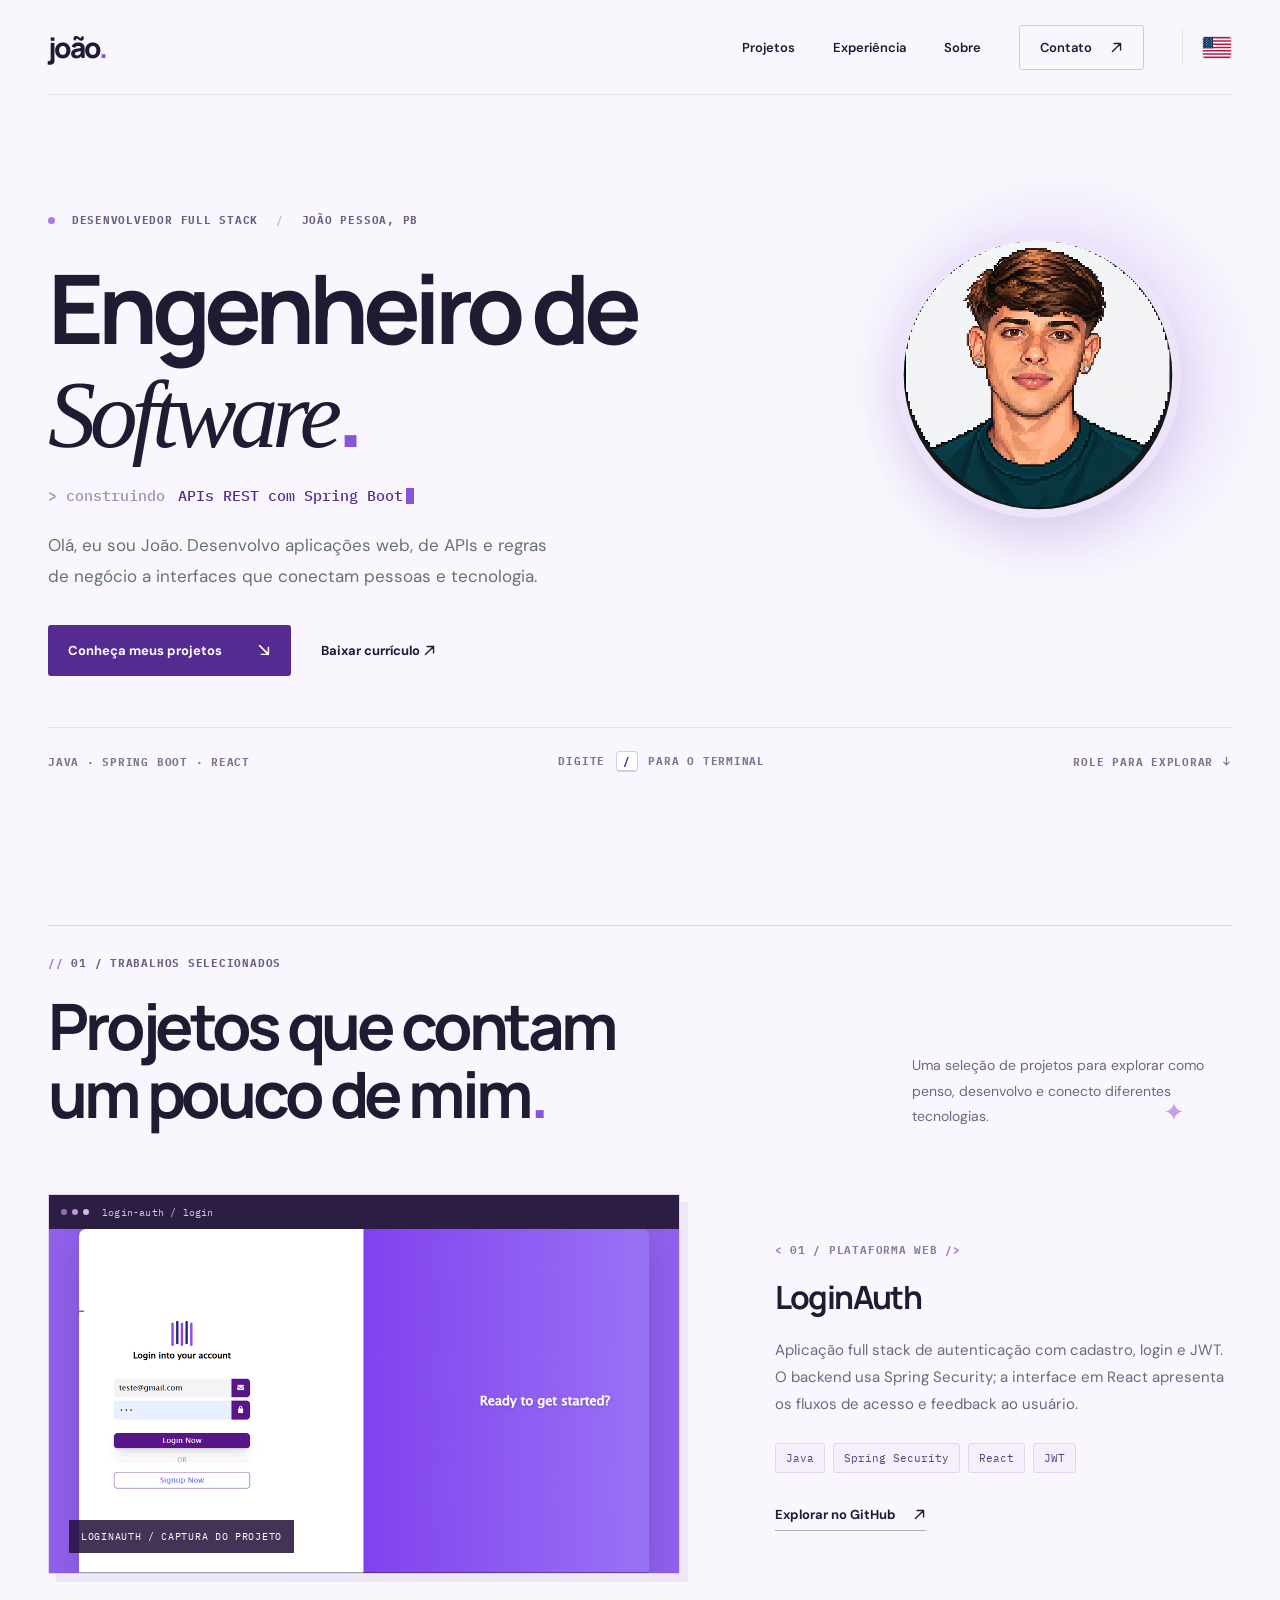
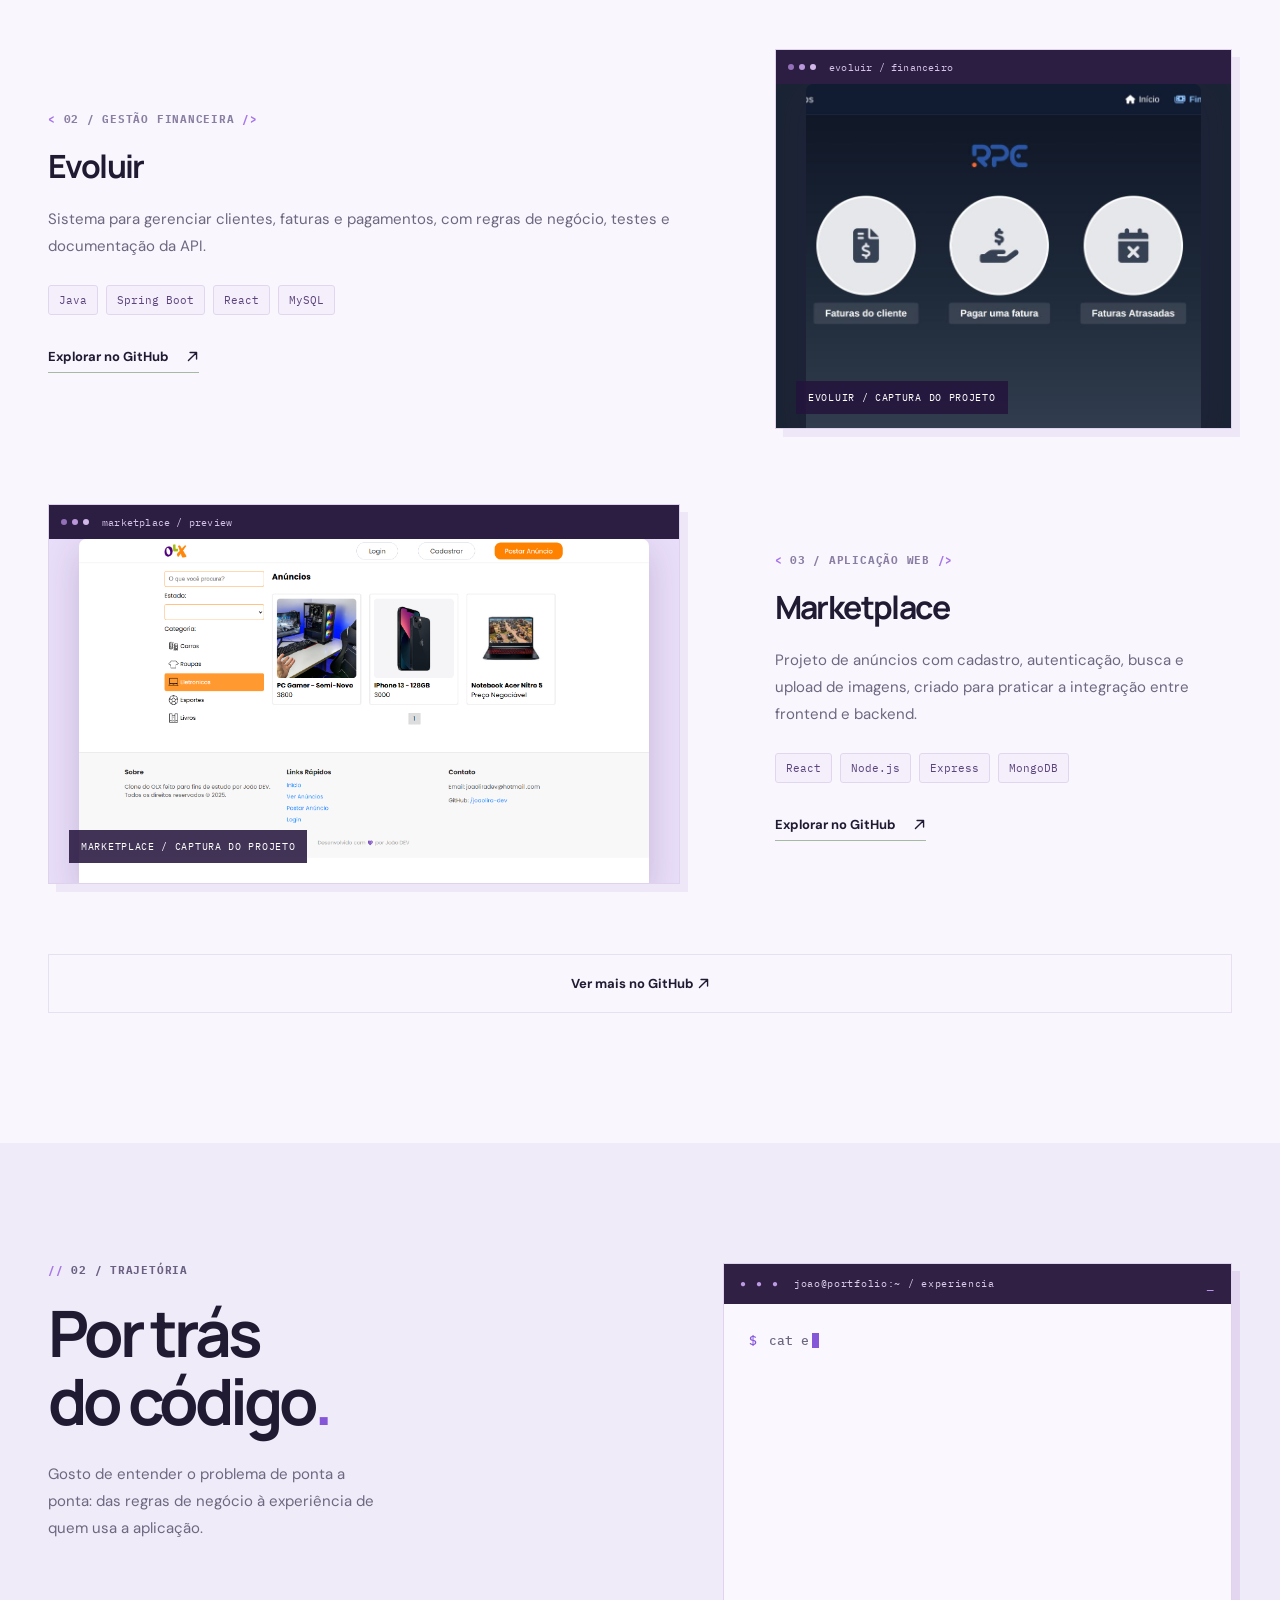
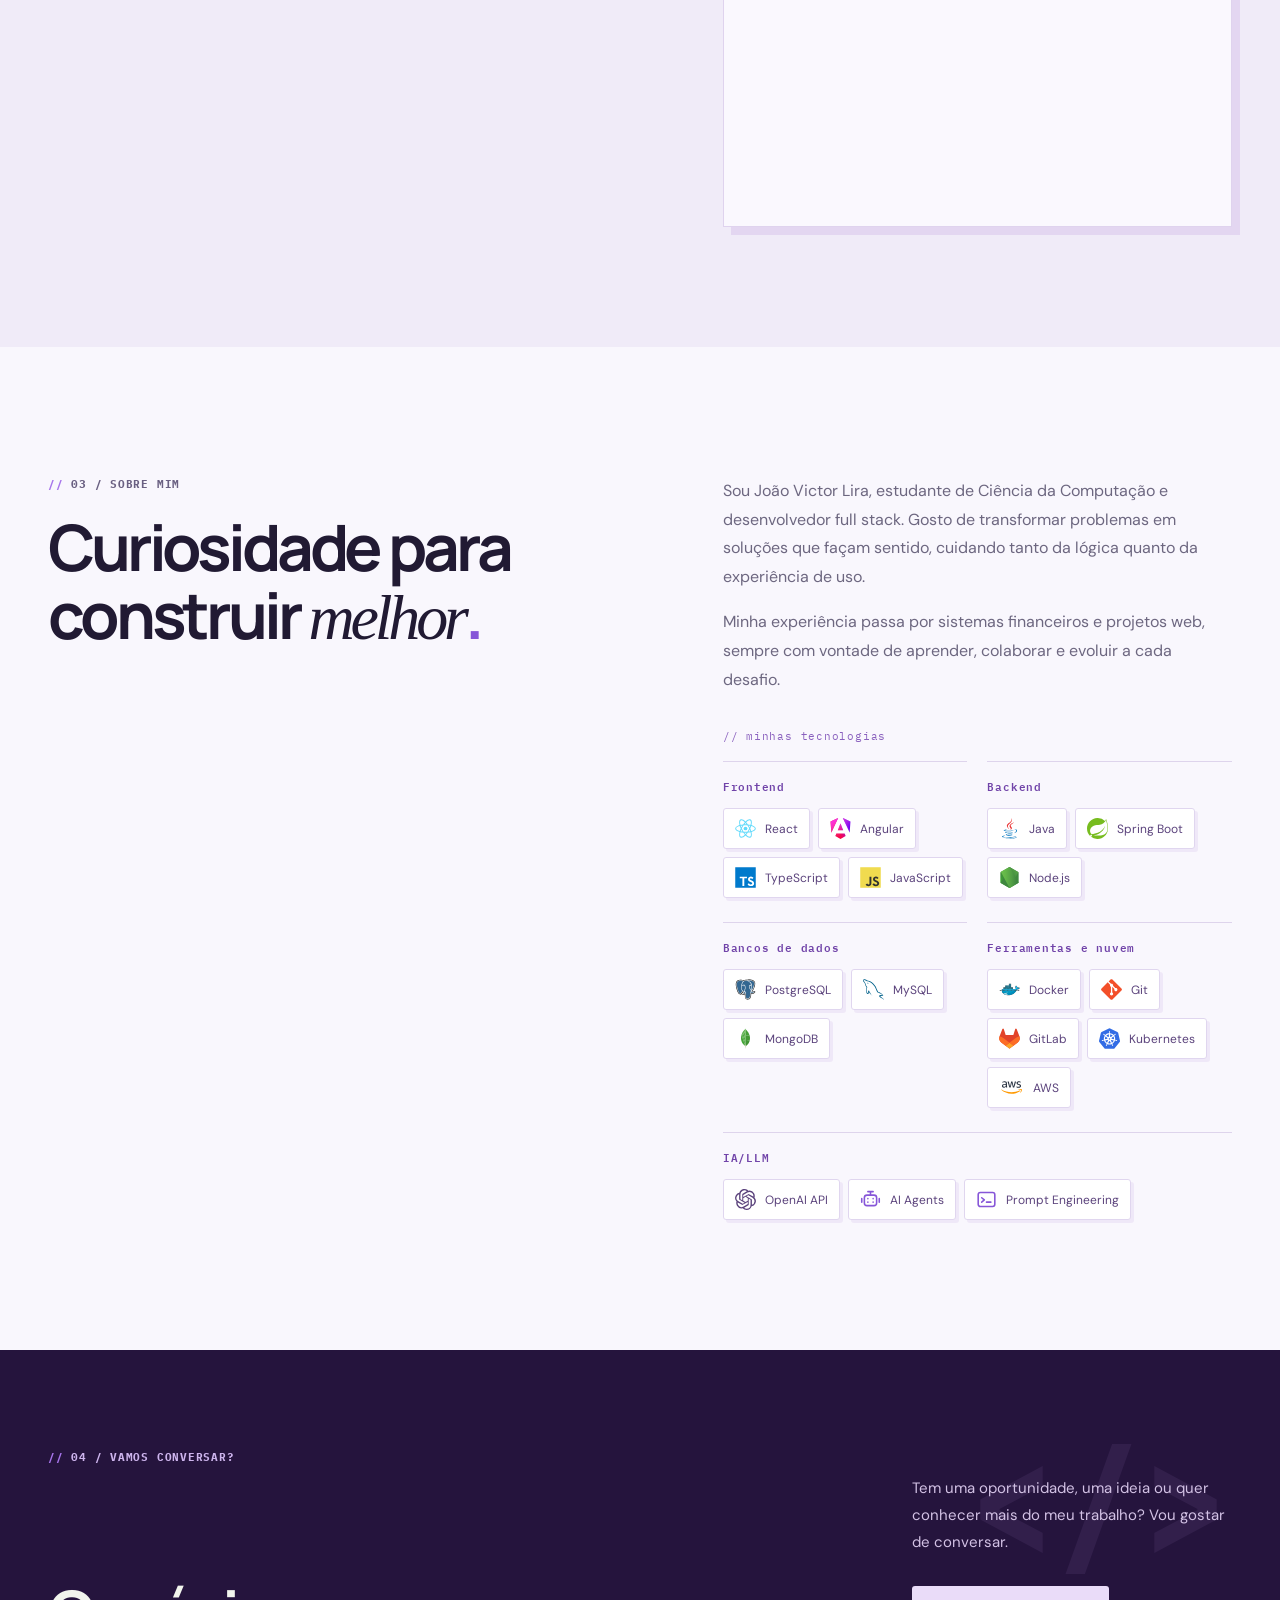
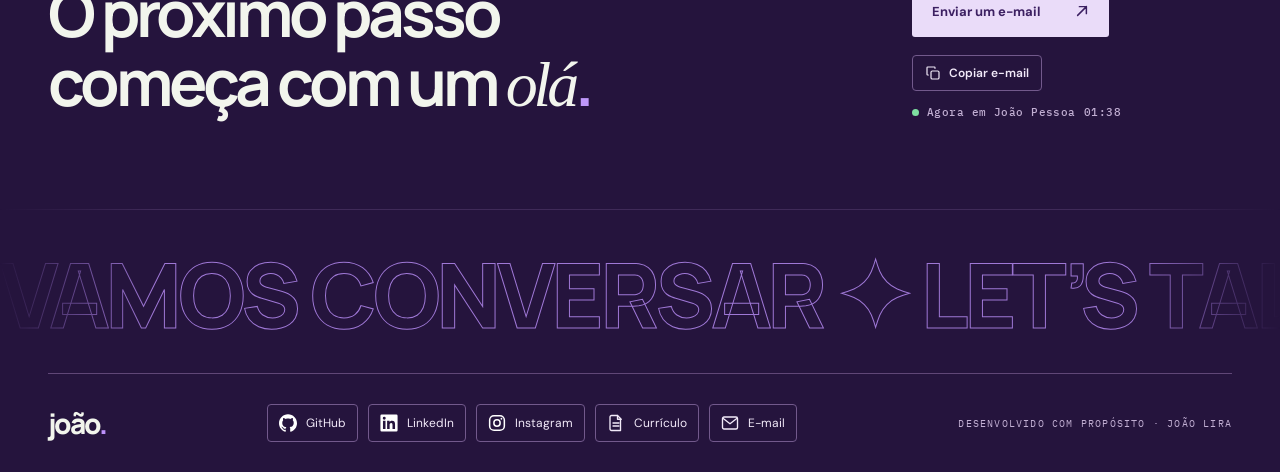
<file: site/index.html>
<!doctype html>
<html lang="pt-BR">
  <head>
    <meta charset="utf-8" />
    <meta name="viewport" content="width=device-width,initial-scale=1" />
    <meta
      name="description"
      content="Portfólio de João Lira, engenheiro de software com experiência em Java, Spring Boot e React."
    />
    <title>João Lira — Engenheiro de Software</title>
    <link rel="icon" href="favicon.ico" sizes="any" />
    <link rel="icon" type="image/svg+xml" href="favicon.svg" />
    <link rel="icon" type="image/png" sizes="32x32" href="favicon-32.png" />
    <link rel="apple-touch-icon" href="apple-touch-icon.png" />
    <link rel="preconnect" href="https://fonts.googleapis.com" />
    <link rel="preconnect" href="https://fonts.gstatic.com" crossorigin />
    <link
      rel="stylesheet"
      href="https://fonts.googleapis.com/css2?family=DM+Sans:wght@400;500;600;700&family=IBM+Plex+Mono:wght@400;500;600&family=Manrope:wght@400;500;600;700;800&display=swap"
    />
    <link rel="stylesheet" href="style.css" />
    <meta name="theme-color" content="#25143d" />
    <script src="motion.js" defer></script>
  </head>
  <body>
    <a class="skip" href="#conteudo">Pular para o conteúdo</a>
    <div class="scroll-progress" aria-hidden="true"></div>
    <div class="header-bar">
    <header class="header wrap">
      <a class="logo" href="#inicio" aria-label="João Lira, início"
        >joão<span>.</span></a
      >
      <button class="menu-toggle" type="button" aria-expanded="false" aria-controls="menu" aria-label="Abrir menu">
        <span></span><span></span>
      </button>
      <nav id="menu" aria-label="Navegação principal">
        <a href="#projetos">Projetos</a><a href="#experiencia">Experiência</a
        ><a href="#sobre">Sobre</a
        ><a class="nav-contact" href="#contato"
          >Contato
          <span
            ><svg
              class="ui-arrow"
              aria-hidden="true"
              viewBox="0 0 16 16"
              fill="none"
              xmlns="http://www.w3.org/2000/svg"
            >
              <path
                d="M3 13 13 3M5 3h8v8"
                stroke="currentColor"
                stroke-width="1.7"
                stroke-linecap="round"
                stroke-linejoin="round"
              /></svg></span></a
        ><a
          class="language"
          href="en.html"
          lang="en"
          aria-label="Mudar para inglês"
          ><img src="assets/flag-us.png" width="28" height="21" alt="" />
          <span class="sr-only">English</span></a
        >
      </nav>
    </header>
    </div>
    <main id="conteudo">
      <section id="inicio" class="hero wrap">
        <div class="hero-glow" aria-hidden="true"></div>
        <div class="hero-main">
          <p class="eyebrow">
            <span class="dot"></span> DESENVOLVEDOR FULL STACK
            <span class="slash">/</span> JOÃO PESSOA, PB
          </p>
          <h1>
            Engenheiro de<br /><em data-scramble>Software</em><span class="period"
              >.</span
            >
          </h1>
          <p class="rotator" aria-hidden="true">
            <span class="rotator-prompt">&gt; construindo</span>
            <span class="rotator-word" data-words="APIs REST com Spring Boot|Interfaces em React|Regras de negócio|Integrações com IA">APIs REST com Spring Boot</span><span class="caret"></span>
          </p>
          <p class="intro">
            Olá, eu sou João. Desenvolvo aplicações web, de APIs e regras de
            negócio a interfaces que conectam pessoas e tecnologia.
          </p>
          <div class="actions">
            <a class="button primary" href="#projetos"
              >Conheça meus projetos
              <span
                ><svg
                  class="ui-arrow"
                  aria-hidden="true"
                  viewBox="0 0 16 16"
                  fill="none"
                  xmlns="http://www.w3.org/2000/svg"
                >
                  <path
                    d="m3 3 10 10M13 5v8H5"
                    stroke="currentColor"
                    stroke-width="1.7"
                    stroke-linecap="round"
                    stroke-linejoin="round"
                  /></svg></span></a
            ><a
              class="text-link"
              href="curriculo.pdf"
              target="_blank"
              rel="noopener"
              >Baixar currículo
              <span
                ><svg
                  class="ui-arrow"
                  aria-hidden="true"
                  viewBox="0 0 16 16"
                  fill="none"
                  xmlns="http://www.w3.org/2000/svg"
                >
                  <path
                    d="M3 13 13 3M5 3h8v8"
                    stroke="currentColor"
                    stroke-width="1.7"
                    stroke-linecap="round"
                    stroke-linejoin="round"
                  /></svg></span
            ></a>
          </div>
        </div>
        <div class="portrait">
          <img
            src="assets/perfil-avatar.png"
            alt="Ilustração de João Victor Lira"
          />
        </div>
        <div class="hero-bottom">
          <span>JAVA · SPRING BOOT · REACT</span
          ><button class="cmdk-hint" type="button" aria-label="Abrir terminal de comandos">
            DIGITE <kbd>/</kbd> PARA O TERMINAL</button
          ><span
            >ROLE PARA EXPLORAR
            <svg
              class="ui-arrow"
              aria-hidden="true"
              viewBox="0 0 16 16"
              fill="none"
              xmlns="http://www.w3.org/2000/svg"
            >
              <path
                d="M8 2v11m-4-4 4 4 4-4"
                stroke="currentColor"
                stroke-width="1.7"
                stroke-linecap="round"
                stroke-linejoin="round"
              /></svg
          ></span>
        </div>
      </section>
      <section id="projetos" class="projects section wrap">
        <div class="section-heading">
          <div>
            <p class="eyebrow">01 / TRABALHOS SELECIONADOS</p>
            <h2>
              Projetos que contam<br />um pouco de mim<span class="period"
                >.</span
              >
            </h2>
          </div>
          <p>
            Uma seleção de projetos para explorar como penso, desenvolvo e
            conecto diferentes tecnologias.
          </p>
        </div>
        <div class="project-list">
          <article data-tech="java spring react jwt" class="project">
            <div class="project-art screenshot-art login-auth-shot">
              <div class="window-bar" aria-hidden="true">
                <span></span><span></span><span></span
                ><small>login-auth / login</small>
              </div>
              <img
                src="assets/login-auth-screen.png"
                loading="lazy"
                alt="Captura da tela de login do projeto LoginAuth"
              /><span class="photo-label">LOGINAUTH / CAPTURA DO PROJETO</span>
            </div>
            <div class="project-info">
              <div class="project-index">01 / PLATAFORMA WEB</div>
              <h3>LoginAuth</h3>
              <p>
                Aplicação full stack de autenticação com cadastro, login e JWT.
                O backend usa Spring Security; a interface em React apresenta
                os fluxos de acesso e feedback ao usuário.
              </p>
              <div class="tags">
                <span>Java</span><span>Spring Security</span><span>React</span
                ><span>JWT</span>
              </div>
              <a
                class="project-link"
                href="https://github.com/joaolira-dev/login-auth"
                target="_blank"
                rel="noopener noreferrer"
                >Explorar no GitHub
                <span
                  ><svg
                    class="ui-arrow"
                    aria-hidden="true"
                    viewBox="0 0 16 16"
                    fill="none"
                    xmlns="http://www.w3.org/2000/svg"
                  >
                    <path
                      d="M3 13 13 3M5 3h8v8"
                      stroke="currentColor"
                      stroke-width="1.7"
                      stroke-linecap="round"
                      stroke-linejoin="round"
                    /></svg></span
              ></a>
            </div>
          </article>
          <article data-tech="java spring react mysql" class="project reverse">
            <div class="project-art screenshot-art evoluir-shot">
              <div class="window-bar" aria-hidden="true">
                <span></span><span></span><span></span
                ><small>evoluir / financeiro</small>
              </div>
              <img
                src="assets/evoluir-screen.png"
                alt="Captura de tela da área financeira do projeto Evoluir"
                loading="lazy"
              /><span class="photo-label">EVOLUIR / CAPTURA DO PROJETO</span>
            </div>
            <div class="project-info">
              <div class="project-index">02 / GESTÃO FINANCEIRA</div>
              <h3>Evoluir</h3>
              <p>
                Sistema para gerenciar clientes, faturas e pagamentos, com
                regras de negócio, testes e documentação da API.
              </p>
              <div class="tags">
                <span>Java</span><span>Spring Boot</span><span>React</span
                ><span>MySQL</span>
              </div>
              <a
                class="project-link"
                href="https://github.com/joaolira-dev/evoluir-fullstack"
                target="_blank"
                rel="noopener noreferrer"
                >Explorar no GitHub
                <span
                  ><svg
                    class="ui-arrow"
                    aria-hidden="true"
                    viewBox="0 0 16 16"
                    fill="none"
                    xmlns="http://www.w3.org/2000/svg"
                  >
                    <path
                      d="M3 13 13 3M5 3h8v8"
                      stroke="currentColor"
                      stroke-width="1.7"
                      stroke-linecap="round"
                      stroke-linejoin="round"
                    /></svg></span
              ></a>
            </div>
          </article>
          <article data-tech="react nodejs express mongodb" class="project">
            <div class="project-art screenshot-art">
              <div class="window-bar" aria-hidden="true">
                <span></span><span></span><span></span
                ><small>marketplace / preview</small>
              </div>
              <img
                src="assets/marketplace-screen.png"
                loading="lazy"
                alt="Captura de tela do projeto Marketplace"
              /><span class="photo-label"
                >MARKETPLACE / CAPTURA DO PROJETO</span
              >
            </div>
            <div class="project-info">
              <div class="project-index">03 / APLICAÇÃO WEB</div>
              <h3>Marketplace</h3>
              <p>
                Projeto de anúncios com cadastro, autenticação, busca e upload
                de imagens, criado para praticar a integração entre frontend e
                backend.
              </p>
              <div class="tags">
                <span>React</span><span>Node.js</span><span>Express</span
                ><span>MongoDB</span>
              </div>
              <a
                class="project-link"
                href="https://github.com/joaolira-dev/olx-project"
                target="_blank"
                rel="noopener noreferrer"
                >Explorar no GitHub
                <span
                  ><svg
                    class="ui-arrow"
                    aria-hidden="true"
                    viewBox="0 0 16 16"
                    fill="none"
                    xmlns="http://www.w3.org/2000/svg"
                  >
                    <path
                      d="M3 13 13 3M5 3h8v8"
                      stroke="currentColor"
                      stroke-width="1.7"
                      stroke-linecap="round"
                      stroke-linejoin="round"
                    /></svg></span
              ></a>
            </div>
          </article>
        </div>
        <a
          class="all-projects"
          href="https://github.com/joaolira-dev"
          target="_blank"
          rel="noopener noreferrer"
          >Ver mais no GitHub
          <span
            ><svg
              class="ui-arrow"
              aria-hidden="true"
              viewBox="0 0 16 16"
              fill="none"
              xmlns="http://www.w3.org/2000/svg"
            >
              <path
                d="M3 13 13 3M5 3h8v8"
                stroke="currentColor"
                stroke-width="1.7"
                stroke-linecap="round"
                stroke-linejoin="round"
              /></svg></span
        ></a>
      </section>
      <section id="experiencia" class="experience">
        <div class="wrap experience-grid">
          <div>
            <p class="eyebrow">02 / TRAJETÓRIA</p>
            <h2>Por trás<br />do código<span class="period">.</span></h2>
            <p class="section-copy">
              Gosto de entender o problema de ponta a ponta: das regras de
              negócio à experiência de quem usa a aplicação.
            </p>
          </div>
          <div class="timeline">
            <div class="terminal-bar" aria-hidden="true">
              <span>● ● ●</span><small>joao@portfolio:~ / experiencia</small
              ><b>_</b>
            </div>
            <p class="term-line" aria-hidden="true">
              <span class="term-prompt">$</span>
              <span class="term-cmd">cat experiencia.log</span><span class="term-caret"></span>
            </p>
            <div class="timeline-item">
              <span class="timeline-date">AGO 2025 — NOV 2026</span>
              <div>
                <h3>Desenvolvimento Full Stack</h3>
                <p class="company">RPE Tech · Estágio</p>
                <p>
                  Desenvolvimento e manutenção de APIs para sistemas
                  financeiros, evolução de serviços de pagamento, testes e
                  participação na modernização de aplicações.
                </p>
              </div>
            </div>
            <div class="timeline-item">
              <span class="timeline-date">DEZ 2023 — ATUAL</span>
              <div>
                <h3>Desenvolvimento Full Stack</h3>
                <p class="company">Freelancer</p>
                <p>
                  Planejamento e desenvolvimento de aplicações web, interfaces e
                  APIs, com integração entre frontend e backend.
                </p>
              </div>
            </div>
            <a
              class="text-link"
              href="curriculo.pdf"
              target="_blank"
              rel="noopener"
              >Conheça minha trajetória completa
              <svg
                class="ui-arrow"
                aria-hidden="true"
                viewBox="0 0 16 16"
                fill="none"
                xmlns="http://www.w3.org/2000/svg"
              >
                <path
                  d="M3 13 13 3M5 3h8v8"
                  stroke="currentColor"
                  stroke-width="1.7"
                  stroke-linecap="round"
                  stroke-linejoin="round"
                /></svg
            ></a>
          </div>
        </div>
      </section>
      <section id="sobre" class="about section wrap">
        <div>
          <p class="eyebrow">03 / SOBRE MIM</p>
          <h2>
            Curiosidade para<br />construir <em>melhor</em
            ><span class="period">.</span>
          </h2>
        </div>
        <div class="about-copy">
          <p>
            Sou João Victor Lira, estudante de Ciência da Computação e
            desenvolvedor full stack. Gosto de transformar problemas em soluções
            que façam sentido, cuidando tanto da lógica quanto da experiência de
            uso.
          </p>
          <p>
            Minha experiência passa por sistemas financeiros e projetos web,
            sempre com vontade de aprender, colaborar e evoluir a cada desafio.
          </p>
          <div class="stack-label" aria-hidden="true">
            // minhas tecnologias
          </div>
          <div class="skill-groups">
            <section class="skill-group">
              <h3>Frontend</h3>
              <div class="skills">
                <span><img src="assets/react.svg" alt="" />React</span
                ><span><img src="assets/angular.svg" alt="" />Angular</span
                ><span
                  ><img src="assets/typescript.svg" alt="" />TypeScript</span
                ><span
                  ><img src="assets/javascript.svg" alt="" />JavaScript</span
                >
              </div>
            </section>
            <section class="skill-group">
              <h3>Backend</h3>
              <div class="skills">
                <span><img src="assets/java.svg" alt="" />Java</span
                ><span><img src="assets/spring.svg" alt="" />Spring Boot</span
                ><span><img src="assets/nodejs.svg" alt="" />Node.js</span>
              </div>
            </section>
            <section class="skill-group">
              <h3>Bancos de dados</h3>
              <div class="skills">
                <span><img src="assets/postgresql.svg" alt="" />PostgreSQL</span
                ><span><img src="assets/mysql.svg" alt="" />MySQL</span
                ><span><img src="assets/mongodb.svg" alt="" />MongoDB</span>
              </div>
            </section>
            <section class="skill-group">
              <h3>Ferramentas e nuvem</h3>
              <div class="skills">
                <span><img src="assets/docker.svg" alt="" />Docker</span
                ><span><img src="assets/git.svg" alt="" />Git</span
                ><span><img src="assets/gitlab.svg" alt="" />GitLab</span
                ><span
                  ><img src="assets/kubernetes.svg" alt="" />Kubernetes</span
                ><span><img src="assets/aws.svg" alt="" />AWS</span>
              </div>
            </section>
            <section class="skill-group skill-group-ai">
              <h3>IA/LLM</h3>
              <div class="skills">
                <span><img src="assets/openai.svg" alt="" />OpenAI API</span
                ><span><img src="assets/ai-agents.svg" alt="" />AI Agents</span
                ><span
                  ><img src="assets/prompt.svg" alt="" />Prompt
                  Engineering</span
                >
              </div>
            </section>
          </div>
        </div>
      </section>
      <section id="contato" class="contact">
        <div class="wrap">
          <p class="eyebrow">04 / VAMOS CONVERSAR?</p>
          <div class="contact-grid">
            <h2>
              O próximo passo<br />começa com um <em>olá</em><span>.</span>
            </h2>
            <div>
              <p>
                Tem uma oportunidade, uma ideia ou quer conhecer mais do meu
                trabalho? Vou gostar de conversar.
              </p>
              <a class="button light" href="mailto:joaoliradev@hotmail.com"
                >Enviar um e-mail
                <span
                  ><svg
                    class="ui-arrow"
                    aria-hidden="true"
                    viewBox="0 0 16 16"
                    fill="none"
                    xmlns="http://www.w3.org/2000/svg"
                  >
                    <path
                      d="M3 13 13 3M5 3h8v8"
                      stroke="currentColor"
                      stroke-width="1.7"
                      stroke-linecap="round"
                      stroke-linejoin="round"
                    /></svg></span
              ></a>
              <div class="contact-meta">
                <button class="copy-email" type="button" data-email="joaoliradev@hotmail.com">
                  <svg viewBox="0 0 24 24" width="16" height="16" aria-hidden="true" fill="none" stroke="currentColor" stroke-width="1.8" stroke-linecap="round" stroke-linejoin="round"><rect x="9" y="9" width="12" height="12" rx="2" /><path d="M5 15H4a1 1 0 0 1-1-1V4a1 1 0 0 1 1-1h10a1 1 0 0 1 1 1v1" /></svg>
                  Copiar e-mail
                </button>
                <span class="local-time"><span class="live-dot"></span>Agora em João Pessoa <time>--:--</time></span>
              </div>
            </div>
          </div>
          <div class="marquee" aria-hidden="true">
            <div class="marquee-track"><span>VAMOS CONVERSAR ✦ LET’S TALK ✦ BORA CODAR ✦ VAMOS CONVERSAR ✦ LET’S TALK ✦ BORA CODAR ✦ VAMOS CONVERSAR ✦ LET’S TALK ✦ BORA CODAR ✦ </span><span>VAMOS CONVERSAR ✦ LET’S TALK ✦ BORA CODAR ✦ VAMOS CONVERSAR ✦ LET’S TALK ✦ BORA CODAR ✦ VAMOS CONVERSAR ✦ LET’S TALK ✦ BORA CODAR ✦ </span></div>
          </div>
          <footer>
            <a class="logo" href="#inicio">joão<span>.</span></a>
            <div class="footer-links">
              <a
                href="https://github.com/joaolira-dev"
                target="_blank"
                rel="noopener noreferrer"
                ><img src="assets/github.svg" alt="" />GitHub</a
              ><a
                href="https://www.linkedin.com/in/joaolira-dev/"
                target="_blank"
                rel="noopener noreferrer"
                ><img src="assets/linkedin.svg" alt="" />LinkedIn</a
              ><a
                href="https://www.instagram.com/joaoliradev/"
                target="_blank"
                rel="noopener noreferrer"
                ><img src="assets/instagram.svg" alt="" />Instagram</a
              ><a href="curriculo.pdf" target="_blank" rel="noopener"
                ><svg
                  viewBox="0 0 24 24"
                  width="18"
                  height="18"
                  aria-hidden="true"
                  focusable="false"
                  fill="none"
                  stroke="currentColor"
                  stroke-width="1.8"
                  stroke-linecap="round"
                  stroke-linejoin="round"
                >
                  <path d="M6 2h8l4 4v16H6a2 2 0 0 1-2-2V4a2 2 0 0 1 2-2Z" />
                  <path d="M14 2v5h5M8 12h8M8 16h8" /></svg
                >Currículo</a
              ><a href="mailto:joaoliradev@hotmail.com"
                ><svg
                  viewBox="0 0 24 24"
                  width="18"
                  height="18"
                  aria-hidden="true"
                  focusable="false"
                  fill="none"
                  stroke="currentColor"
                  stroke-width="1.8"
                  stroke-linecap="round"
                  stroke-linejoin="round"
                >
                  <rect x="2" y="4" width="20" height="16" rx="2" />
                  <path d="m3 6 9 7 9-7" /></svg
                >E-mail</a
              >
            </div>
            <small>DESENVOLVIDO COM PROPÓSITO · JOÃO LIRA</small>
          </footer>
        </div>
      </section>
    </main>
  </body>
</html>
</file>
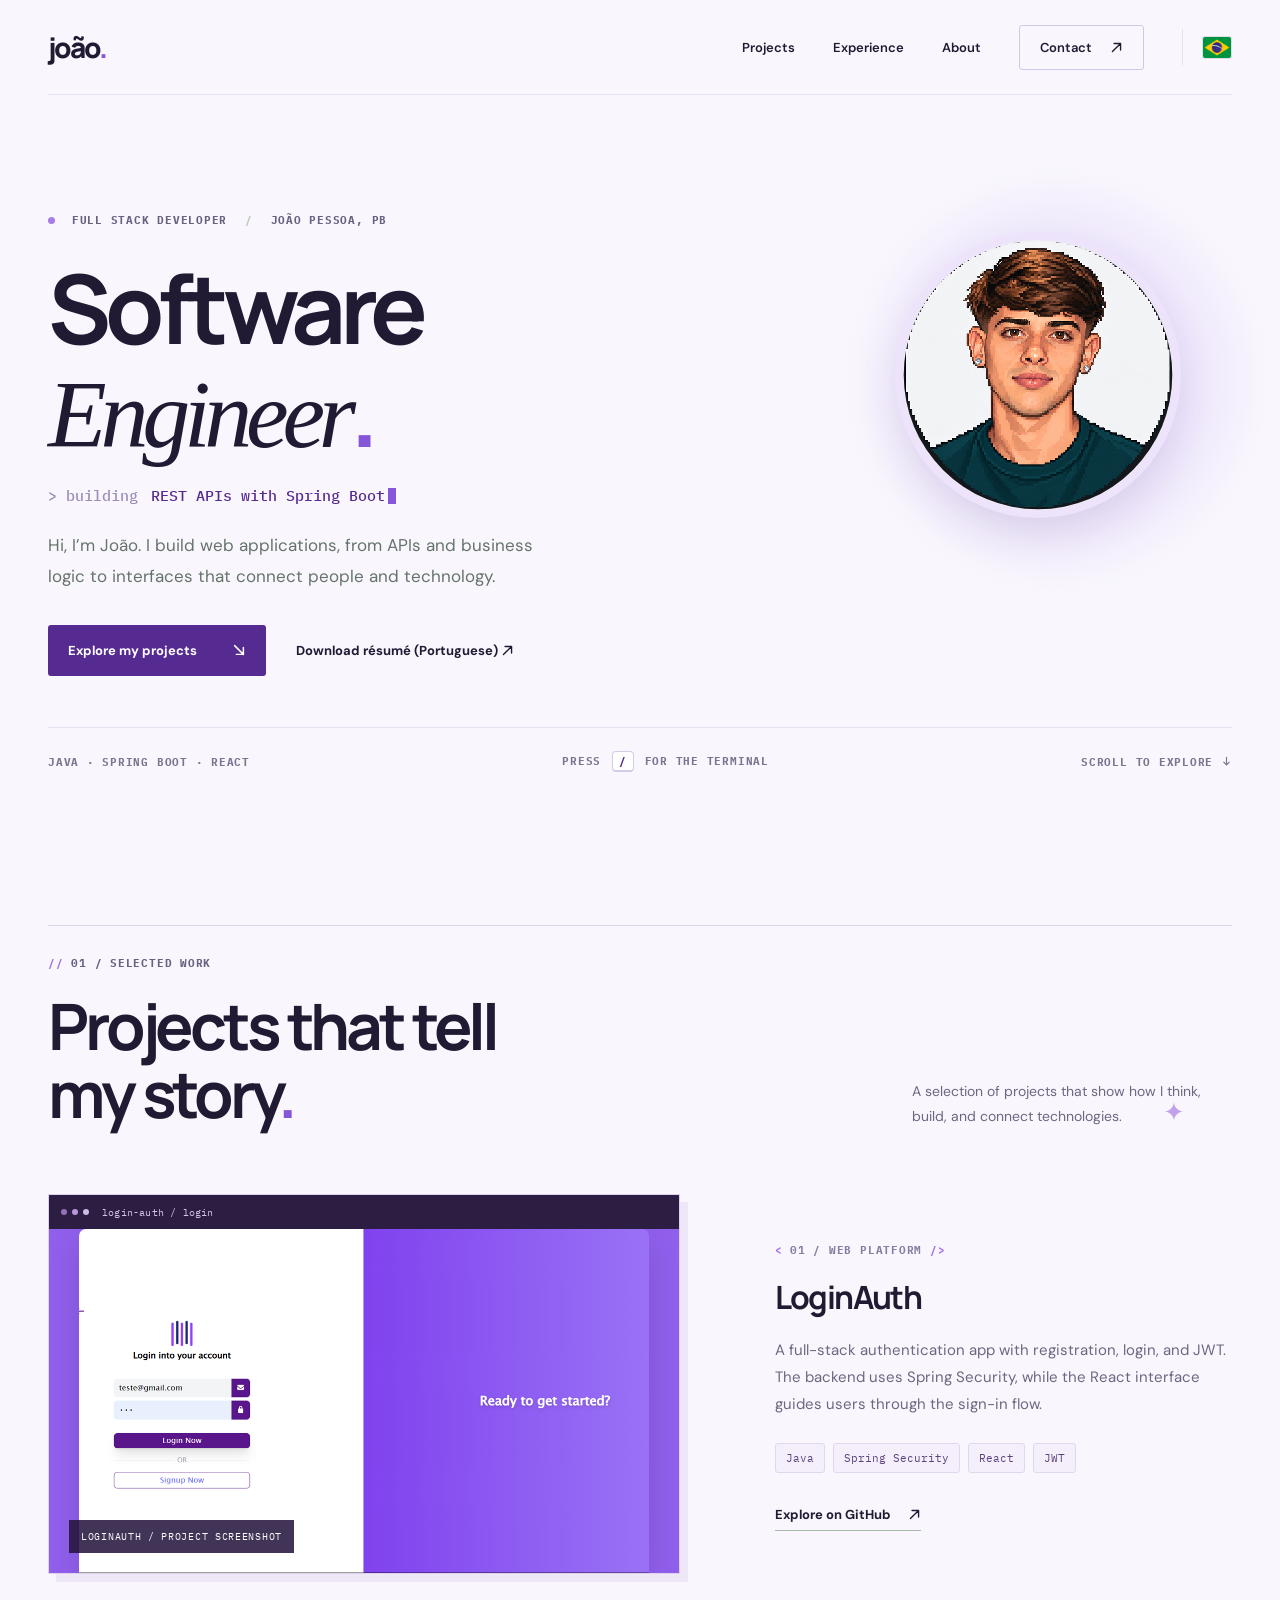
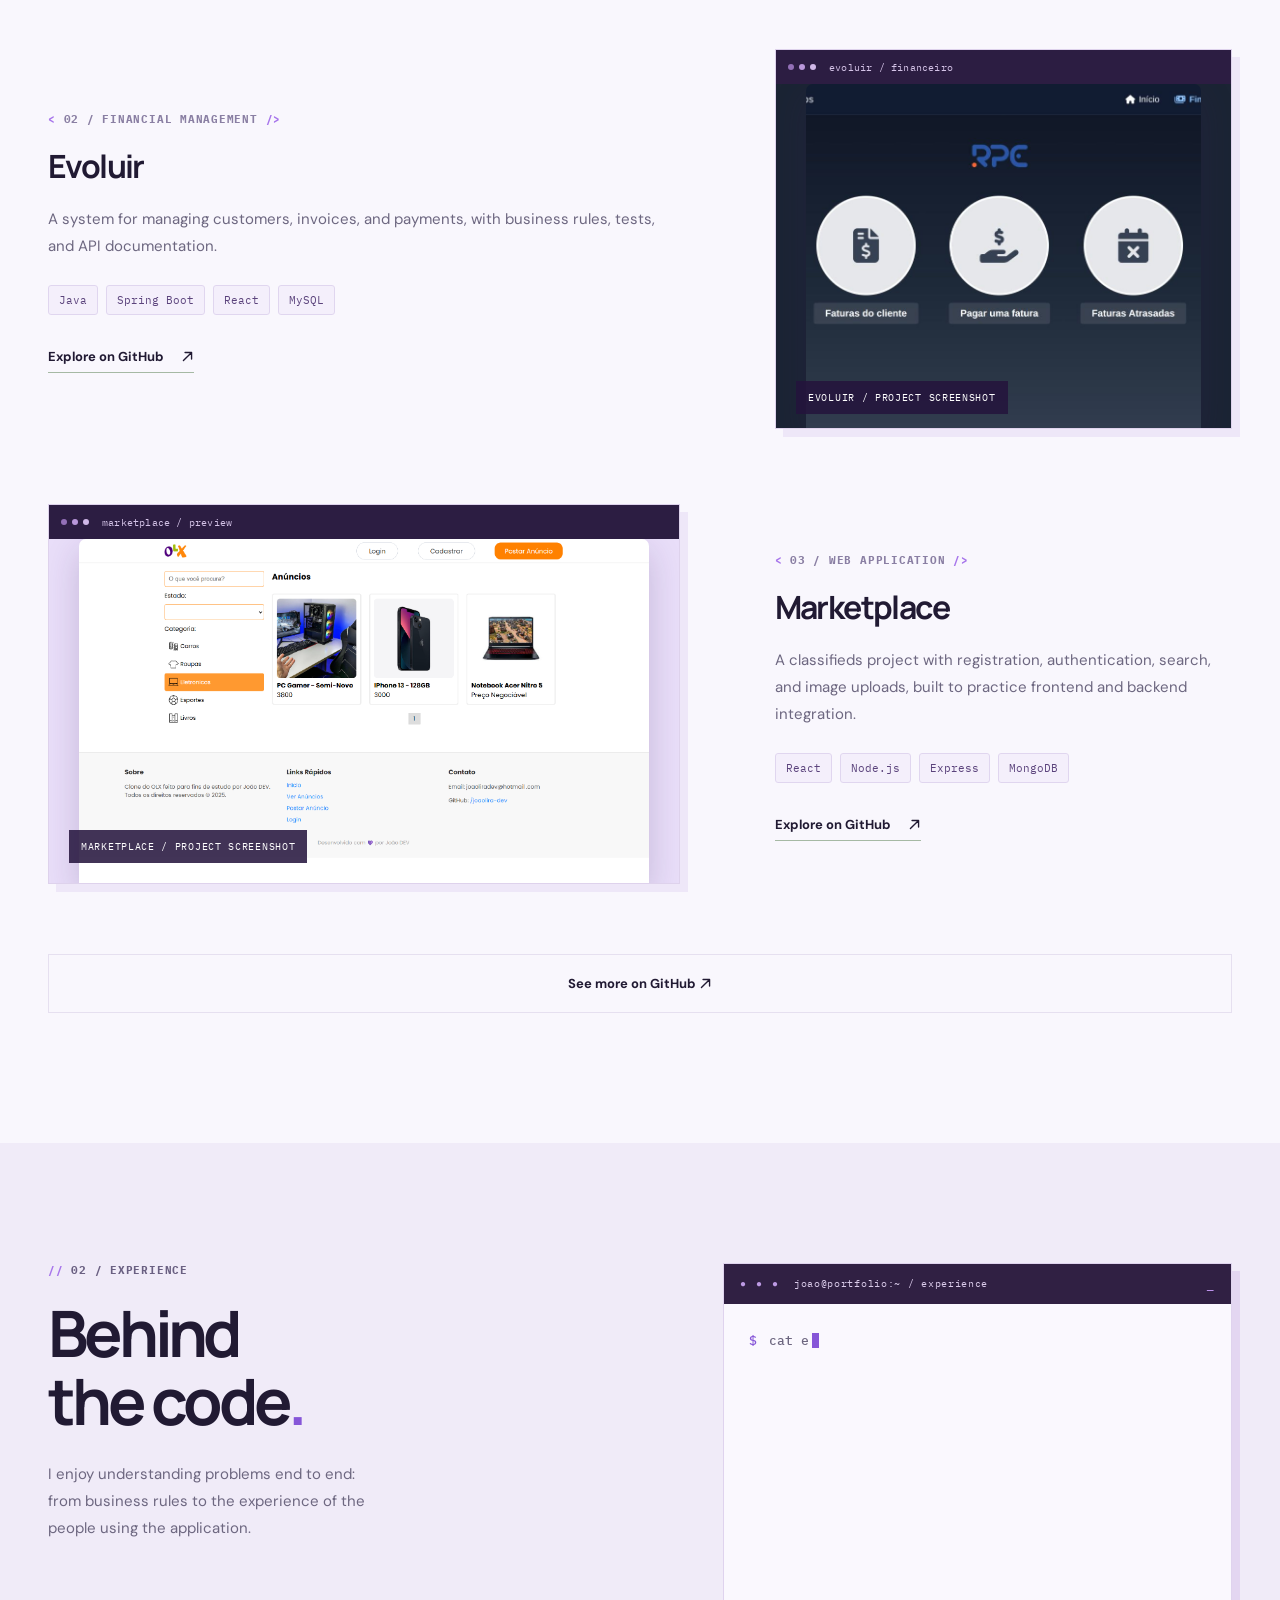
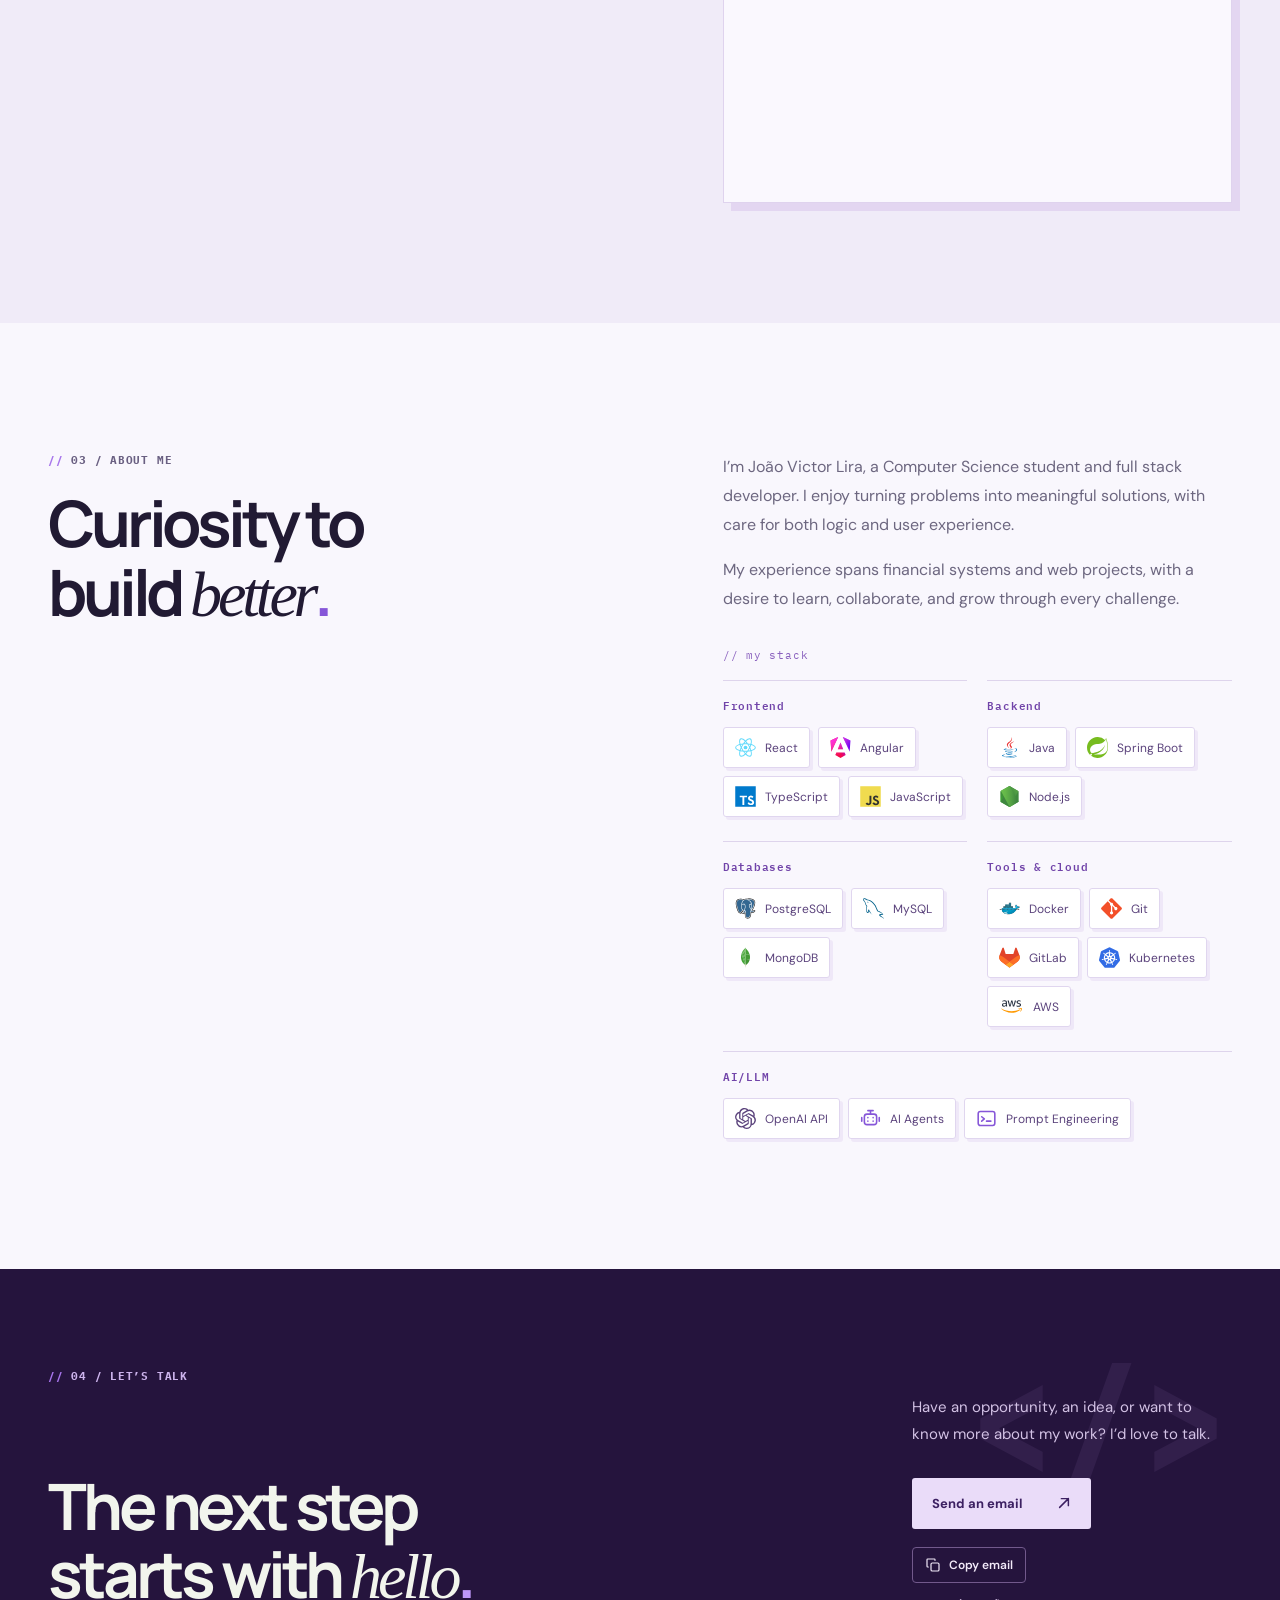
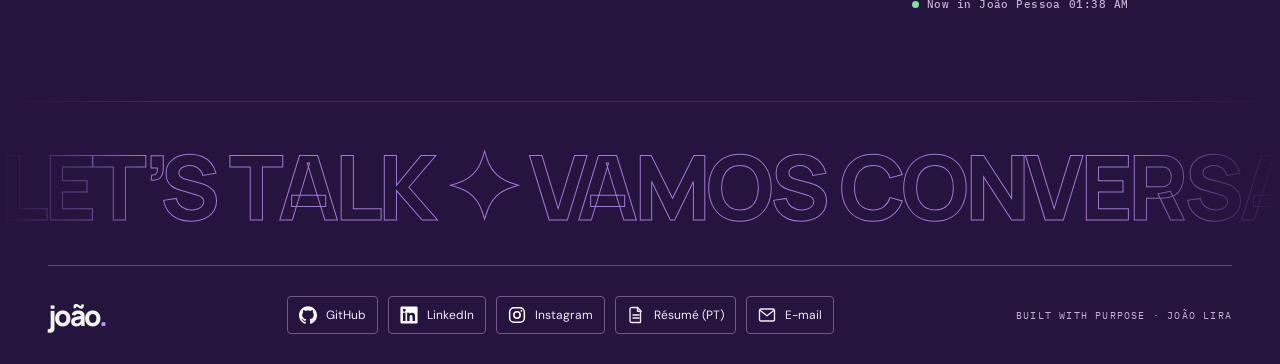
<file: site/en.html>
<!doctype html>
<html lang="en">
  <head>
    <meta charset="utf-8" />
    <meta name="viewport" content="width=device-width,initial-scale=1" />
    <meta
      name="description"
      content="João Lira’s portfolio: software engineering projects using Java, Spring Boot, and React."
    />
    <title>João Lira — Software Engineer</title>
    <link rel="icon" href="favicon.ico" sizes="any" />
    <link rel="icon" type="image/svg+xml" href="favicon.svg" />
    <link rel="icon" type="image/png" sizes="32x32" href="favicon-32.png" />
    <link rel="apple-touch-icon" href="apple-touch-icon.png" />
    <link rel="preconnect" href="https://fonts.googleapis.com" />
    <link rel="preconnect" href="https://fonts.gstatic.com" crossorigin />
    <link
      rel="stylesheet"
      href="https://fonts.googleapis.com/css2?family=DM+Sans:wght@400;500;600;700&family=IBM+Plex+Mono:wght@400;500;600&family=Manrope:wght@400;500;600;700;800&display=swap"
    />
    <link rel="stylesheet" href="style.css" />
    <meta name="theme-color" content="#25143d" />
    <script src="motion.js" defer></script>
  </head>
  <body>
    <a class="skip" href="#conteudo">Skip to content</a>
    <div class="scroll-progress" aria-hidden="true"></div>
    <div class="header-bar">
    <header class="header wrap">
      <a class="logo" href="#inicio" aria-label="João Lira, início"
        >joão<span>.</span></a
      >
      <button class="menu-toggle" type="button" aria-expanded="false" aria-controls="menu" aria-label="Open menu">
        <span></span><span></span>
      </button>
      <nav id="menu" aria-label="Main navigation">
        <a href="#projetos">Projects</a><a href="#experiencia">Experience</a
        ><a href="#sobre">About</a
        ><a class="nav-contact" href="#contato"
          >Contact
          <span
            ><svg
              class="ui-arrow"
              aria-hidden="true"
              viewBox="0 0 16 16"
              fill="none"
              xmlns="http://www.w3.org/2000/svg"
            >
              <path
                d="M3 13 13 3M5 3h8v8"
                stroke="currentColor"
                stroke-width="1.7"
                stroke-linecap="round"
                stroke-linejoin="round"
              /></svg></span></a
        ><a
          class="language"
          href="index.html"
          lang="pt-BR"
          aria-label="Ver em português"
          ><img src="assets/flag-br.png" width="28" height="21" alt="" />
          <span class="sr-only">Português</span></a
        >
      </nav>
    </header>
    </div>
    <main id="conteudo">
      <section id="inicio" class="hero wrap">
        <div class="hero-glow" aria-hidden="true"></div>
        <div class="hero-main">
          <p class="eyebrow">
            <span class="dot"></span> FULL STACK DEVELOPER
            <span class="slash">/</span> JOÃO PESSOA, PB
          </p>
          <h1>
            Software<br /><em data-scramble>Engineer</em><span class="period"
              >.</span
            >
          </h1>
          <p class="rotator" aria-hidden="true">
            <span class="rotator-prompt">&gt; building</span>
            <span class="rotator-word" data-words="REST APIs with Spring Boot|React interfaces|Business logic|AI integrations">REST APIs with Spring Boot</span><span class="caret"></span>
          </p>
          <p class="intro">
            Hi, I’m João. I build web applications, from APIs and business logic
            to interfaces that connect people and technology.
          </p>
          <div class="actions">
            <a class="button primary" href="#projetos"
              >Explore my projects
              <span
                ><svg
                  class="ui-arrow"
                  aria-hidden="true"
                  viewBox="0 0 16 16"
                  fill="none"
                  xmlns="http://www.w3.org/2000/svg"
                >
                  <path
                    d="m3 3 10 10M13 5v8H5"
                    stroke="currentColor"
                    stroke-width="1.7"
                    stroke-linecap="round"
                    stroke-linejoin="round"
                  /></svg></span></a
            ><a
              class="text-link"
              href="curriculo.pdf"
              target="_blank"
              rel="noopener"
              >Download résumé (Portuguese)
              <span
                ><svg
                  class="ui-arrow"
                  aria-hidden="true"
                  viewBox="0 0 16 16"
                  fill="none"
                  xmlns="http://www.w3.org/2000/svg"
                >
                  <path
                    d="M3 13 13 3M5 3h8v8"
                    stroke="currentColor"
                    stroke-width="1.7"
                    stroke-linecap="round"
                    stroke-linejoin="round"
                  /></svg></span
            ></a>
          </div>
        </div>
        <div class="portrait">
          <img
            src="assets/perfil-avatar.png"
            alt="Illustration of João Victor Lira"
          />
        </div>
        <div class="hero-bottom">
          <span>JAVA · SPRING BOOT · REACT</span
          ><button class="cmdk-hint" type="button" aria-label="Open command terminal">
            PRESS <kbd>/</kbd> FOR THE TERMINAL</button
          ><span
            >SCROLL TO EXPLORE
            <svg
              class="ui-arrow"
              aria-hidden="true"
              viewBox="0 0 16 16"
              fill="none"
              xmlns="http://www.w3.org/2000/svg"
            >
              <path
                d="M8 2v11m-4-4 4 4 4-4"
                stroke="currentColor"
                stroke-width="1.7"
                stroke-linecap="round"
                stroke-linejoin="round"
              /></svg
          ></span>
        </div>
      </section>
      <section id="projetos" class="projects section wrap">
        <div class="section-heading">
          <div>
            <p class="eyebrow">01 / SELECTED WORK</p>
            <h2>
              Projects that tell<br />my story<span class="period">.</span>
            </h2>
          </div>
          <p>
            A selection of projects that show how I think, build, and connect
            technologies.
          </p>
        </div>
        <div class="project-list">
          <article data-tech="java spring react jwt" class="project">
            <div class="project-art screenshot-art login-auth-shot">
              <div class="window-bar" aria-hidden="true">
                <span></span><span></span><span></span
                ><small>login-auth / login</small>
              </div>
              <img
                src="assets/login-auth-screen.png"
                loading="lazy"
                alt="Screenshot of the LoginAuth login screen"
              /><span class="photo-label">LOGINAUTH / PROJECT SCREENSHOT</span>
            </div>
            <div class="project-info">
              <div class="project-index">01 / WEB PLATFORM</div>
              <h3>LoginAuth</h3>
              <p>
                A full-stack authentication app with registration, login, and
                JWT. The backend uses Spring Security, while the React interface
                guides users through the sign-in flow.
              </p>
              <div class="tags">
                <span>Java</span><span>Spring Security</span><span>React</span
                ><span>JWT</span>
              </div>
              <a
                class="project-link"
                href="https://github.com/joaolira-dev/login-auth"
                target="_blank"
                rel="noopener noreferrer"
                >Explore on GitHub
                <span
                  ><svg
                    class="ui-arrow"
                    aria-hidden="true"
                    viewBox="0 0 16 16"
                    fill="none"
                    xmlns="http://www.w3.org/2000/svg"
                  >
                    <path
                      d="M3 13 13 3M5 3h8v8"
                      stroke="currentColor"
                      stroke-width="1.7"
                      stroke-linecap="round"
                      stroke-linejoin="round"
                    /></svg></span
              ></a>
            </div>
          </article>
          <article data-tech="java spring react mysql" class="project reverse">
            <div class="project-art screenshot-art evoluir-shot">
              <div class="window-bar" aria-hidden="true">
                <span></span><span></span><span></span
                ><small>evoluir / financeiro</small>
              </div>
              <img
                src="assets/evoluir-screen.png"
                alt="Screenshot of the Evoluir financial area"
                loading="lazy"
              /><span class="photo-label">EVOLUIR / PROJECT SCREENSHOT</span>
            </div>
            <div class="project-info">
              <div class="project-index">02 / FINANCIAL MANAGEMENT</div>
              <h3>Evoluir</h3>
              <p>
                A system for managing customers, invoices, and payments, with
                business rules, tests, and API documentation.
              </p>
              <div class="tags">
                <span>Java</span><span>Spring Boot</span><span>React</span
                ><span>MySQL</span>
              </div>
              <a
                class="project-link"
                href="https://github.com/joaolira-dev/evoluir-fullstack"
                target="_blank"
                rel="noopener noreferrer"
                >Explore on GitHub
                <span
                  ><svg
                    class="ui-arrow"
                    aria-hidden="true"
                    viewBox="0 0 16 16"
                    fill="none"
                    xmlns="http://www.w3.org/2000/svg"
                  >
                    <path
                      d="M3 13 13 3M5 3h8v8"
                      stroke="currentColor"
                      stroke-width="1.7"
                      stroke-linecap="round"
                      stroke-linejoin="round"
                    /></svg></span
              ></a>
            </div>
          </article>
          <article data-tech="react nodejs express mongodb" class="project">
            <div class="project-art screenshot-art">
              <div class="window-bar" aria-hidden="true">
                <span></span><span></span><span></span
                ><small>marketplace / preview</small>
              </div>
              <img
                src="assets/marketplace-screen.png"
                loading="lazy"
                alt="Screenshot of the Marketplace project"
              /><span class="photo-label"
                >MARKETPLACE / PROJECT SCREENSHOT</span
              >
            </div>
            <div class="project-info">
              <div class="project-index">03 / WEB APPLICATION</div>
              <h3>Marketplace</h3>
              <p>
                A classifieds project with registration, authentication, search,
                and image uploads, built to practice frontend and backend
                integration.
              </p>
              <div class="tags">
                <span>React</span><span>Node.js</span><span>Express</span
                ><span>MongoDB</span>
              </div>
              <a
                class="project-link"
                href="https://github.com/joaolira-dev/olx-project"
                target="_blank"
                rel="noopener noreferrer"
                >Explore on GitHub
                <span
                  ><svg
                    class="ui-arrow"
                    aria-hidden="true"
                    viewBox="0 0 16 16"
                    fill="none"
                    xmlns="http://www.w3.org/2000/svg"
                  >
                    <path
                      d="M3 13 13 3M5 3h8v8"
                      stroke="currentColor"
                      stroke-width="1.7"
                      stroke-linecap="round"
                      stroke-linejoin="round"
                    /></svg></span
              ></a>
            </div>
          </article>
        </div>
        <a
          class="all-projects"
          href="https://github.com/joaolira-dev"
          target="_blank"
          rel="noopener noreferrer"
          >See more on GitHub
          <span
            ><svg
              class="ui-arrow"
              aria-hidden="true"
              viewBox="0 0 16 16"
              fill="none"
              xmlns="http://www.w3.org/2000/svg"
            >
              <path
                d="M3 13 13 3M5 3h8v8"
                stroke="currentColor"
                stroke-width="1.7"
                stroke-linecap="round"
                stroke-linejoin="round"
              /></svg></span
        ></a>
      </section>
      <section id="experiencia" class="experience">
        <div class="wrap experience-grid">
          <div>
            <p class="eyebrow">02 / EXPERIENCE</p>
            <h2>Behind<br />the code<span class="period">.</span></h2>
            <p class="section-copy">
              I enjoy understanding problems end to end: from business rules to
              the experience of the people using the application.
            </p>
          </div>
          <div class="timeline">
            <div class="terminal-bar" aria-hidden="true">
              <span>● ● ●</span><small>joao@portfolio:~ / experience</small
              ><b>_</b>
            </div>
            <p class="term-line" aria-hidden="true">
              <span class="term-prompt">$</span>
              <span class="term-cmd">cat experience.log</span><span class="term-caret"></span>
            </p>
            <div class="timeline-item">
              <span class="timeline-date">AUG 2025 — NOV 2026</span>
              <div>
                <h3>Full Stack Development</h3>
                <p class="company">RPE Tech · Internship</p>
                <p>
                  Developed and maintained APIs for financial systems,
                  contributed to payment services, tests, and application
                  modernization.
                </p>
              </div>
            </div>
            <div class="timeline-item">
              <span class="timeline-date">DEC 2023 — PRESENT</span>
              <div>
                <h3>Full Stack Development</h3>
                <p class="company">Freelancer</p>
                <p>
                  Planned and developed web applications, interfaces, and APIs,
                  integrating frontend and backend.
                </p>
              </div>
            </div>
            <a
              class="text-link"
              href="curriculo.pdf"
              target="_blank"
              rel="noopener"
              >See my full résumé (Portuguese)
              <svg
                class="ui-arrow"
                aria-hidden="true"
                viewBox="0 0 16 16"
                fill="none"
                xmlns="http://www.w3.org/2000/svg"
              >
                <path
                  d="M3 13 13 3M5 3h8v8"
                  stroke="currentColor"
                  stroke-width="1.7"
                  stroke-linecap="round"
                  stroke-linejoin="round"
                /></svg
            ></a>
          </div>
        </div>
      </section>
      <section id="sobre" class="about section wrap">
        <div>
          <p class="eyebrow">03 / ABOUT ME</p>
          <h2>
            Curiosity to<br />build <em>better</em><span class="period">.</span>
          </h2>
        </div>
        <div class="about-copy">
          <p>
            I’m João Victor Lira, a Computer Science student and full stack
            developer. I enjoy turning problems into meaningful solutions, with
            care for both logic and user experience.
          </p>
          <p>
            My experience spans financial systems and web projects, with a
            desire to learn, collaborate, and grow through every challenge.
          </p>
          <div class="stack-label" aria-hidden="true">// my stack</div>
          <div class="skill-groups">
            <section class="skill-group">
              <h3>Frontend</h3>
              <div class="skills">
                <span><img src="assets/react.svg" alt="" />React</span
                ><span><img src="assets/angular.svg" alt="" />Angular</span
                ><span
                  ><img src="assets/typescript.svg" alt="" />TypeScript</span
                ><span
                  ><img src="assets/javascript.svg" alt="" />JavaScript</span
                >
              </div>
            </section>
            <section class="skill-group">
              <h3>Backend</h3>
              <div class="skills">
                <span><img src="assets/java.svg" alt="" />Java</span
                ><span><img src="assets/spring.svg" alt="" />Spring Boot</span
                ><span><img src="assets/nodejs.svg" alt="" />Node.js</span>
              </div>
            </section>
            <section class="skill-group">
              <h3>Databases</h3>
              <div class="skills">
                <span><img src="assets/postgresql.svg" alt="" />PostgreSQL</span
                ><span><img src="assets/mysql.svg" alt="" />MySQL</span
                ><span><img src="assets/mongodb.svg" alt="" />MongoDB</span>
              </div>
            </section>
            <section class="skill-group">
              <h3>Tools &amp; cloud</h3>
              <div class="skills">
                <span><img src="assets/docker.svg" alt="" />Docker</span
                ><span><img src="assets/git.svg" alt="" />Git</span
                ><span><img src="assets/gitlab.svg" alt="" />GitLab</span
                ><span
                  ><img src="assets/kubernetes.svg" alt="" />Kubernetes</span
                ><span><img src="assets/aws.svg" alt="" />AWS</span>
              </div>
            </section>
            <section class="skill-group skill-group-ai">
              <h3>AI/LLM</h3>
              <div class="skills">
                <span><img src="assets/openai.svg" alt="" />OpenAI API</span
                ><span><img src="assets/ai-agents.svg" alt="" />AI Agents</span
                ><span
                  ><img src="assets/prompt.svg" alt="" />Prompt
                  Engineering</span
                >
              </div>
            </section>
          </div>
        </div>
      </section>
      <section id="contato" class="contact">
        <div class="wrap">
          <p class="eyebrow">04 / LET’S TALK</p>
          <div class="contact-grid">
            <h2>The next step<br />starts with <em>hello</em><span>.</span></h2>
            <div>
              <p>
                Have an opportunity, an idea, or want to know more about my
                work? I’d love to talk.
              </p>
              <a class="button light" href="mailto:joaoliradev@hotmail.com"
                >Send an email
                <span
                  ><svg
                    class="ui-arrow"
                    aria-hidden="true"
                    viewBox="0 0 16 16"
                    fill="none"
                    xmlns="http://www.w3.org/2000/svg"
                  >
                    <path
                      d="M3 13 13 3M5 3h8v8"
                      stroke="currentColor"
                      stroke-width="1.7"
                      stroke-linecap="round"
                      stroke-linejoin="round"
                    /></svg></span
              ></a>
              <div class="contact-meta">
                <button class="copy-email" type="button" data-email="joaoliradev@hotmail.com">
                  <svg viewBox="0 0 24 24" width="16" height="16" aria-hidden="true" fill="none" stroke="currentColor" stroke-width="1.8" stroke-linecap="round" stroke-linejoin="round"><rect x="9" y="9" width="12" height="12" rx="2" /><path d="M5 15H4a1 1 0 0 1-1-1V4a1 1 0 0 1 1-1h10a1 1 0 0 1 1 1v1" /></svg>
                  Copy email
                </button>
                <span class="local-time"><span class="live-dot"></span>Now in João Pessoa <time>--:--</time></span>
              </div>
            </div>
          </div>
          <div class="marquee" aria-hidden="true">
            <div class="marquee-track"><span>LET’S TALK ✦ VAMOS CONVERSAR ✦ LET’S BUILD ✦ LET’S TALK ✦ VAMOS CONVERSAR ✦ LET’S BUILD ✦ LET’S TALK ✦ VAMOS CONVERSAR ✦ LET’S BUILD ✦ </span><span>LET’S TALK ✦ VAMOS CONVERSAR ✦ LET’S BUILD ✦ LET’S TALK ✦ VAMOS CONVERSAR ✦ LET’S BUILD ✦ LET’S TALK ✦ VAMOS CONVERSAR ✦ LET’S BUILD ✦ </span></div>
          </div>
          <footer>
            <a class="logo" href="#inicio">joão<span>.</span></a>
            <div class="footer-links">
              <a
                href="https://github.com/joaolira-dev"
                target="_blank"
                rel="noopener noreferrer"
                ><img src="assets/github.svg" alt="" />GitHub</a
              ><a
                href="https://www.linkedin.com/in/joaolira-dev/"
                target="_blank"
                rel="noopener noreferrer"
                ><img src="assets/linkedin.svg" alt="" />LinkedIn</a
              ><a
                href="https://www.instagram.com/joaoliradev/"
                target="_blank"
                rel="noopener noreferrer"
                ><img src="assets/instagram.svg" alt="" />Instagram</a
              ><a href="curriculo.pdf" target="_blank" rel="noopener"
                ><svg
                  viewBox="0 0 24 24"
                  width="18"
                  height="18"
                  aria-hidden="true"
                  focusable="false"
                  fill="none"
                  stroke="currentColor"
                  stroke-width="1.8"
                  stroke-linecap="round"
                  stroke-linejoin="round"
                >
                  <path d="M6 2h8l4 4v16H6a2 2 0 0 1-2-2V4a2 2 0 0 1 2-2Z" />
                  <path d="M14 2v5h5M8 12h8M8 16h8" /></svg
                >Résumé (PT)</a
              ><a href="mailto:joaoliradev@hotmail.com"
                ><svg
                  viewBox="0 0 24 24"
                  width="18"
                  height="18"
                  aria-hidden="true"
                  focusable="false"
                  fill="none"
                  stroke="currentColor"
                  stroke-width="1.8"
                  stroke-linecap="round"
                  stroke-linejoin="round"
                >
                  <rect x="2" y="4" width="20" height="16" rx="2" />
                  <path d="m3 6 9 7 9-7" /></svg
                >E-mail</a
              >
            </div>
            <small>BUILT WITH PURPOSE · JOÃO LIRA</small>
          </footer>
        </div>
      </section>
    </main>
  </body>
</html>
</file>
<file: site/style.css>
* {
  box-sizing: border-box;
}
html {
  scroll-behavior: smooth;
}
body {
  margin: 0;
  background: var(--paper);
  color: var(--ink);
  font-family: "DM Sans", sans-serif;
  -webkit-font-smoothing: antialiased;
}
a {
  color: inherit;
  text-decoration: none;
}
.wrap {
  width: min(1240px, calc(100% - 96px));
  margin: auto;
}
.skip {
  position: absolute;
  top: -60px;
  background: #fff;
  padding: 12px;
  z-index: 10;
}
.skip:focus {
  top: 0;
}
.header {
  height: 95px;
  display: flex;
  align-items: center;
  justify-content: space-between;
  border-bottom: 1px solid var(--line);
}
.logo {
  font-family: Manrope, sans-serif;
  font-size: 28px;
  font-weight: 800;
  letter-spacing: -2px;
}
.logo span,
.period {
  color: var(--accent);
}
nav {
  display: flex;
  align-items: center;
  gap: 38px;
  font-size: 13px;
  font-weight: 600;
}
nav a:hover,
.text-link:hover,
.project-link:hover {
  color: var(--accent);
}
.nav-contact {
  border: 1px solid #bec9bd;
  padding: 13px 20px;
  border-radius: 3px;
}
.nav-contact span {
  margin-left: 15px;
}
.hero {
  min-height: 650px;
  display: flex;
  flex-direction: column;
  justify-content: space-between;
  padding-top: 118px;
}
.eyebrow {
  font-size: 10px;
  letter-spacing: 0.16em;
  font-weight: 700;
  color: #718078;
}
.dot {
  display: inline-block;
  width: 7px;
  height: 7px;
  background: #9bb194;
  border-radius: 50%;
  margin-right: 9px;
}
.slash {
  padding: 0 10px;
  color: #bdc7bc;
}
h1,
h2,
h3,
p {
  margin-top: 0;
}
h1,
h2 {
  font-family: Manrope, sans-serif;
  letter-spacing: -0.065em;
  line-height: 1.07;
}
h1 {
  font-size: clamp(58px, 7.5vw, 104px);
  font-weight: 700;
  margin: 30px 0;
}
h1 em,
h2 em {
  font-family: Georgia, serif;
  font-weight: 400;
}
.intro {
  font-size: 17px;
  color: #65736a;
  line-height: 1.8;
  max-width: 520px;
}
.actions {
  display: flex;
  align-items: center;
  gap: 30px;
  margin-top: 33px;
}
.button {
  display: inline-flex;
  justify-content: space-between;
  align-items: center;
  gap: 35px;
  padding: 17px 20px;
  font-size: 13px;
  font-weight: 700;
  border-radius: 3px;
}
.primary {
  background: #263c30;
  color: #fff;
}
.primary:hover {
  background: #45604b;
}
.text-link,
.project-link {
  font-size: 13px;
  font-weight: 700;
}
.hero-bottom {
  display: flex;
  justify-content: space-between;
  border-top: 1px solid var(--line);
  padding: 23px 0;
  color: #87948b;
  font-size: 10px;
  letter-spacing: 0.13em;
  font-weight: 700;
}
.section {
  padding: 130px 0;
}
.section-heading {
  display: flex;
  justify-content: space-between;
  align-items: end;
  margin-bottom: 65px;
}
.section-heading h2,
.experience h2,
.about h2,
.contact h2 {
  font-size: clamp(43px, 5vw, 66px);
  margin: 22px 0 0;
}
.section-heading > p {
  max-width: 320px;
  color: var(--muted);
  font-size: 14px;
  line-height: 1.8;
  margin: 0;
}
.project-list {
  display: grid;
  gap: 75px;
}
.project {
  display: grid;
  grid-template-columns: 1.16fr 0.84fr;
  gap: 8%;
  align-items: center;
}
.project.reverse .project-art {
  order: 2;
}
.project-art {
  height: 380px;
  padding: 30px;
  position: relative;
  overflow: hidden;
}
.project-index {
  font-size: 10px;
  letter-spacing: 0.13em;
  color: #93a097;
  font-weight: 700;
}
.project-info h3 {
  font:
    700 32px Manrope,
    sans-serif;
  letter-spacing: -0.05em;
  margin: 18px 0;
}
.project-info p,
.section-copy,
.timeline p,
.about-copy p,
.contact-grid p {
  color: var(--muted);
  line-height: 1.8;
  font-size: 15px;
}
.tags {
  display: flex;
  gap: 8px;
  flex-wrap: wrap;
  margin: 25px 0 30px;
}
.tags span {
  font-size: 11px;
  color: #53685a;
  border: 1px solid #d9e2d7;
  padding: 7px 10px;
  border-radius: 3px;
}
.project-link {
  border-bottom: 1px solid #a6b9a4;
  padding-bottom: 7px;
}
.project-link span {
  margin-left: 14px;
}
.all-projects {
  display: block;
  text-align: center;
  border: 1px solid var(--line);
  padding: 20px;
  margin-top: 70px;
  font-size: 13px;
  font-weight: 700;
}
.all-projects:hover {
  background: #eef2eb;
}
.experience {
  background: #ebf0e8;
  padding: 120px 0;
}
.experience-grid,
.about {
  display: grid;
  grid-template-columns: 1fr 1fr;
  gap: 14%;
}
.section-copy {
  max-width: 340px;
  margin-top: 25px;
}
.timeline-item {
  display: grid;
  grid-template-columns: 145px 1fr;
  gap: 15px;
  padding: 24px 0 28px;
  border-bottom: 1px solid #d5dfd3;
}
.timeline-item:first-child {
  padding-top: 0;
}
.timeline-date {
  font-size: 10px;
  color: #8a998c;
  letter-spacing: 0.06em;
  font-weight: 700;
  padding-top: 5px;
}
.timeline h3 {
  font:
    700 18px Manrope,
    sans-serif;
  margin: 0 0 6px;
}
.timeline p {
  font-size: 13px;
  margin: 12px 0 0;
}
.timeline .company {
  color: #667b69;
  margin: 0;
  font-weight: 700;
}
.timeline > .text-link {
  display: inline-block;
  margin-top: 30px;
}
.about-copy p {
  font-size: 16px;
}
.skills {
  display: flex;
  gap: 9px;
  flex-wrap: wrap;
  margin-top: 35px;
}
.skills span {
  border: 1px solid var(--line);
  padding: 10px 12px;
  font-size: 12px;
  color: #53665a;
}
.contact {
  background: #263c30;
  color: #f2f5ed;
  padding: 100px 0 0;
}
.contact .eyebrow {
  color: #a7b8a8;
}
.contact-grid {
  display: grid;
  grid-template-columns: 1fr 320px;
  gap: 80px;
  align-items: end;
}
.contact h2 {
  margin-top: 15px;
}
.contact-grid p {
  color: #b9c9b9;
}
.light {
  background: #e8f0e3;
  color: #263c30;
  margin-top: 15px;
}
.light:hover {
  background: #cbdac6;
}
footer {
  margin-top: 110px;
  border-top: 1px solid #53695a;
  padding: 30px 0;
  display: flex;
  align-items: center;
  justify-content: space-between;
}
footer .logo span {
  color: #abc5a4;
}
footer div {
  display: flex;
  gap: 25px;
  font-size: 12px;
}
footer small {
  font-size: 9px;
  letter-spacing: 0.12em;
  color: #9bad9f;
}
a:focus-visible {
  outline: 3px solid #88ad80;
  outline-offset: 4px;
}
@media (max-width: 800px) {
  .wrap {
    width: calc(100% - 40px);
  }
  .header {
    height: 76px;
  }
  nav {
    gap: 15px;
    font-size: 12px;
  }
  nav a:nth-child(2),
  nav a:nth-child(3) {
    display: none;
  }
  .nav-contact {
    padding: 10px;
  }
  .hero {
    padding-top: 90px;
    min-height: 610px;
  }
  .hero-bottom span:first-child {
    display: none;
  }
  .section {
    padding: 90px 0;
  }
  .section-heading {
    display: block;
  }
  .section-heading > p {
    margin-top: 25px;
  }
  .project,
  .experience-grid,
  .about,
  .contact-grid {
    grid-template-columns: 1fr;
    gap: 30px;
  }
  .project.reverse .project-art {
    order: 0;
  }
  .project-list {
    gap: 65px;
  }
  .project-art {
    height: 320px;
  }
  .experience {
    padding: 90px 0;
  }
  .timeline {
    margin-top: 15px;
  }
  .timeline-item {
    grid-template-columns: 1fr;
    gap: 10px;
  }
  .about {
    gap: 25px;
  }
  .contact {
    padding-top: 80px;
  }
  .contact-grid {
    gap: 20px;
  }
  footer {
    margin-top: 70px;
    align-items: flex-start;
    gap: 25px;
    flex-wrap: wrap;
  }
  footer small {
    width: 100%;
  }
}
@media (prefers-reduced-motion: reduce) {
  html {
    scroll-behavior: auto;
  }
}
/* Identidade visual */
:root {
  --ink: #211a33;
  --muted: #6d6780;
  --accent: #8656d8;
  --paper: #f9f7fd;
  --line: #e6e0f0;
}
.header .language {
  color: #7144c0;
  border-left: 1px solid var(--line);
  padding-left: 20px;
  font-weight: 700;
}
.hero {
  position: relative;
}
.hero-main {
  position: relative;
  z-index: 2;
  max-width: 760px;
}
.hero:before {
  content: "";
  position: absolute;
  width: 430px;
  height: 430px;
  right: -40px;
  top: 70px;
  background: radial-gradient(circle, #d9c8fa 0, transparent 70%);
  pointer-events: none;
}
.dot {
  background: #a77be8;
}
.primary {
  background: #562b91;
}
.primary:hover {
  background: #7848b8;
}
.experience {
  background: #f0ebf8;
}
.contact {
  background: #25143d;
}
.contact .eyebrow {
  color: #cdb4ed;
}
.contact h2 > span:not(.line),
.contact h2 .line-inner > span {
  color: #bf98fa;
}
.contact-grid p {
  color: #d3c2e5;
}
.light {
  background: #eadcf9;
  color: #3c2062;
}
.light:hover {
  background: #d9c2f3;
}
.tags span,
.skills span {
  color: #5b437c;
  border-color: #e0d6ef;
}
.skills span {
  background: white;
  display: flex;
  gap: 9px;
  align-items: center;
  padding: 11px 14px;
}
.skills img {
  width: 21px;
  height: 21px;
}
.screenshot-art {
  background: #e9def9;
}
.project-art > img {
  height: 100%;
  width: 100%;
  object-fit: cover;
}
.screenshot-art > img {
  object-fit: cover;
  object-position: top;
  border-radius: 7px 7px 0 0;
  box-shadow: 0 12px 35px #38205b33;
}
.photo-label {
  position: absolute;
  left: 20px;
  bottom: 20px;
  font-size: 9px;
  letter-spacing: 0.12em;
  background: #25143ddc;
  color: white;
  padding: 10px 12px;
}
.experience .timeline-item {
  border-color: #ded2ed;
}
.timeline .company {
  color: #8656b4;
}
footer {
  border-color: #604777;
}
footer .logo span {
  color: #bd91fb;
}
footer small {
  color: #c2afd3;
}
.nav-contact {
  border-color: #d3c7e4;
}
.all-projects:hover {
  background: #eee6f8;
}
@media (max-width: 800px) {
  .header .language {
    padding-left: 10px;
  }
  .project-art {
    height: 300px;
  }
}
/* Retrato circular */
.portrait {
  position: absolute;
  width: 270px;
  height: 270px;
  right: 5%;
  top: 145px;
  border-radius: 50%;
  overflow: hidden;
  transform: none;
  background: #f0eef4;
  box-shadow:
    0 0 0 8px #ede3fa,
    0 18px 45px #4a286b24;
}
.portrait img {
  width: 100%;
  height: 100%;
  object-fit: cover;
  object-position: center;
  display: block;
  transform: scale(1.045);
}
@media (max-width: 1050px) {
  .portrait {
    opacity: 1;
    right: 1%;
    width: 210px;
    height: 210px;
    top: 100px;
  }
  .hero-main {
    max-width: calc(100% - 200px);
  }
}
@media (max-width: 800px) {
  .hero {
    padding-top: 55px;
    min-height: 0;
  }
  .hero-main {
    max-width: none;
  }
  .portrait {
    position: relative;
    right: auto;
    top: auto;
    width: 160px;
    height: 160px;
    margin: 42px auto 35px;
    opacity: 1;
    order: 1;
  }
  .hero-bottom {
    order: 2;
  }
  .hero-main {
    order: 0;
  }
}
/* Linguagem visual inspirada em código e no retrato pixelado. */

.eyebrow,
.project-index,
.timeline-date,
.hero-bottom,
.photo-label,
.stack-label,
.terminal-bar,
.window-bar {
  font-family: "IBM Plex Mono", monospace;
  letter-spacing: 0.07em;
}
.projects .section-heading .eyebrow::before,
.experience .eyebrow::before,
.about .eyebrow::before,
.contact .eyebrow::before {
  content: "// ";
  color: #a775eb;
}
.section-heading h2,
.about h2 {
  position: relative;
}
.projects .section-heading {
  border-top: 1px solid #ded4ec;
  padding-top: 30px;
}
.projects .section-heading:before {
  content: "✦";
  position: absolute;
  right: 4%;
  color: #c1a1e9;
  font-size: 26px;
}
.projects {
  position: relative;
}
.project-art {
  border: 1px solid #ded2ec;
  box-shadow: 8px 8px 0 #eee7f8;
}
.window-bar {
  height: 34px;
  display: flex;
  align-items: center;
  gap: 5px;
  background: #2c1d42;
  padding: 0 12px;
  color: #d4c3e7;
  position: relative;
  z-index: 1;
}
.window-bar span {
  height: 6px;
  width: 6px;
  border-radius: 50%;
  background: #9370b7;
}
.window-bar span:nth-child(2) {
  background: #b997da;
}
.window-bar span:nth-child(3) {
  background: #d0b8e8;
}
.window-bar small {
  font-size: 9px;
  margin-left: 8px;
  letter-spacing: 0.02em;
}
.screenshot-art {
  padding: 0 30px 0;
}
.screenshot-art .window-bar {
  margin: 0 -30px;
}
.screenshot-art > img {
  height: calc(100% - 34px);
}
.project-info .project-index:before {
  content: "< ";
  color: #a775eb;
}
.project-info .project-index:after {
  content: " />";
  color: #a775eb;
}
.tags span {
  font-family: "IBM Plex Mono", monospace;
  font-size: 10px;
  background: #f4effb;
}
.project-link span,
.text-link span {
  transition: transform 0.2s;
}
.project-link:hover span,
.text-link:hover span {
  display: inline-block;
  transform: translate(3px, -3px);
}
.timeline {
  background: #faf8fe;
  border: 1px solid #dfd3ee;
  box-shadow: 8px 8px 0 #e3d6f1;
  padding: 0 25px 25px;
}
.terminal-bar {
  display: flex;
  gap: 14px;
  align-items: center;
  margin: 0 -25px 25px;
  padding: 11px 16px;
  background: #302043;
  color: #dacbea;
  font-size: 9px;
}
.terminal-bar span {
  color: #bd9ae4;
  letter-spacing: 2px;
}
.terminal-bar small {
  font-size: 9px;
  flex: 1;
}
.terminal-bar b {
  font-size: 14px;
  color: #bc91ec;
}
.timeline-item:first-of-type {
  padding-top: 0;
}
.timeline > .text-link {
  color: #654394;
}
.stack-label {
  font-size: 11px;
  color: #8a61be;
  margin-top: 35px;
}
.skills {
  margin-top: 14px;
}
.skills span {
  border-radius: 3px;
  box-shadow: 3px 3px 0 #efe8f8;
}
.contact {
  position: relative;
  overflow: hidden;
}
.contact:before {
  content: "</>";
  position: absolute;
  right: 4%;
  top: 55px;
  color: #a481c6;
  opacity: 0.1;
  font:
    700 145px "IBM Plex Mono",
    monospace;
  pointer-events: none;
}
.contact .wrap {
  position: relative;
}
.contact footer small {
  font-family: "IBM Plex Mono", monospace;
}
.portrait img {
  image-rendering: pixelated;
}
@media (max-width: 800px) {
  .projects .section-heading:before {
    right: 20px;
  }
  .project-art {
    box-shadow: 5px 5px 0 #eee7f8;
  }
  .terminal-bar small {
    white-space: nowrap;
    overflow: hidden;
    text-overflow: ellipsis;
  }
  .contact:before {
    font-size: 85px;
    top: 45px;
  }
}
/* Idiomas e movimento */
.sr-only {
  position: absolute;
  width: 1px;
  height: 1px;
  padding: 0;
  margin: -1px;
  overflow: hidden;
  clip: rect(0, 0, 0, 0);
  white-space: nowrap;
  border: 0;
}
.header .language {
  display: inline-flex;
  align-items: center;
  justify-content: center;
  min-width: 50px;
  height: 36px;
  padding-left: 18px;
}
.language img {
  display: block;
  width: 28px;
  height: 21px;
  object-fit: cover;
  border-radius: 2px;
  box-shadow: 0 0 0 1px #35214620;
  transition:
    transform 0.22s ease,
    box-shadow 0.22s ease;
}
.language:hover img {
  transform: translateY(-3px) rotate(-5deg);
  box-shadow: 0 5px 12px #4b2d7133;
}
.project-art > img {
  transition: transform 0.6s cubic-bezier(0.2, 0.7, 0.25, 1);
}
.project-art:hover > img {
  transform: scale(1.035);
}
.skills span {
  transition:
    transform 0.2s ease,
    box-shadow 0.2s ease;
}
.skills span:hover {
  transform: translateY(-5px);
  box-shadow: 4px 8px 12px #53307d18;
}
.button {
  transition:
    transform 0.2s ease,
    box-shadow 0.2s ease,
    background 0.2s ease;
}
.button:hover {
  transform: translateY(-3px);
  box-shadow: 0 10px 20px #3b21552b;
}
.all-projects {
  transition:
    background 0.2s ease,
    transform 0.2s ease;
}
.all-projects:hover {
  transform: translateY(-3px);
}
@keyframes hero-rise {
  from {
    opacity: 0;
    transform: translateY(22px);
  }
  to {
    opacity: 1;
    transform: translateY(0);
  }
}
@keyframes portrait-in {
  from {
    opacity: 0;
    transform: scale(0.88) rotate(-7deg);
  }
  to {
    opacity: 1;
    transform: scale(1) rotate(0);
  }
}
@media (prefers-reduced-motion: no-preference) {
  .hero-main {
    animation: hero-rise 0.75s both;
  }
  .portrait {
    animation: portrait-in 0.85s 0.15s both;
  }
}
@media (prefers-reduced-motion: reduce) {
  .project-art > img,
  .skills span,
  .button,
  .all-projects,
  .language img {
    transition: none !important;
  }
  .hero-main,
  .portrait {
    animation: none !important;
  }
}
.evoluir-shot {
  background: #1b2434;
}
.evoluir-shot > img {
  object-position: center top;
}
.evoluir-shot .photo-label {
  bottom: 14px;
}
.login-auth-shot {
  background: #9160ed;
}
.login-auth-shot > img {
  object-position: center top;
}
.skills span img[src$="aws.svg"] {
  width: 25px;
  height: 21px;
  object-fit: contain;
}
.footer-links {
  display: flex;
  align-items: center;
  gap: 10px;
  flex-wrap: wrap;
}
.footer-links a {
  display: inline-flex;
  align-items: center;
  gap: 9px;
  padding: 9px 11px;
  border: 1px solid #72598c;
  border-radius: 4px;
  color: #f2eaf9;
  transition:
    background 0.2s ease,
    transform 0.2s ease;
}
.footer-links a:hover {
  background: #4c2d68;
  transform: translateY(-3px);
}
.footer-links img,
.footer-links svg {
  width: 18px;
  height: 18px;
  flex: none;
}
.footer-links img {
  filter: brightness(0) invert(1);
}
@media (max-width: 800px) {
  footer .footer-links {
    gap: 8px;
  }
  footer .footer-links a {
    font-size: 11px;
    padding: 8px 9px;
  }
}
@media (prefers-reduced-motion: reduce) {
  .footer-links a {
    transition: none;
  }
}

.skill-groups {
  display: grid;
  grid-template-columns: repeat(2, minmax(0, 1fr));
  gap: 24px 20px;
  margin-top: 18px;
}
.skill-group {
  min-width: 0;
  border-top: 1px solid #ded4ec;
  padding-top: 14px;
}
.skill-group h3 {
  font:
    600 11px "IBM Plex Mono",
    monospace;
  letter-spacing: 0.07em;
  color: #7144a9;
  margin: 0 0 13px;
}
.skill-group .skills {
  margin: 0;
  gap: 8px;
}
.skill-group .skills span {
  padding: 9px 11px;
}
@media (max-width: 480px) {
  .skill-groups {
    grid-template-columns: 1fr;
    gap: 22px;
  }
}
.skill-group-ai {
  grid-column: 1/-1;
}
.ui-arrow {
  display: inline-block;
  width: 13px;
  height: 13px;
  vertical-align: -2px;
  flex: none;
}
.hero-bottom .ui-arrow {
  width: 11px;
  height: 11px;
  vertical-align: -1px;
}
.button .ui-arrow,
.footer-links .ui-arrow {
  width: 14px;
  height: 14px;
}

/* =========================================================
   v4 — legibilidade, navegação e movimento
   ========================================================= */

/* Legibilidade: textos de apoio maiores e na paleta roxa */
.eyebrow {
  font-size: 11px;
  color: #6a6082;
}
.hero-bottom {
  font-size: 11px;
  color: #7d7590;
}
.project-index {
  font-size: 11px;
  color: #8a7fa3;
}
.timeline-date {
  font-size: 11px;
  color: #857a9c;
}
.photo-label,
.window-bar small,
.terminal-bar,
.terminal-bar small,
footer small {
  font-size: 10px;
}
.tags span {
  font-size: 11px;
}
section[id] {
  scroll-margin-top: 72px;
}

/* Barra de progresso de leitura */
.scroll-progress {
  position: fixed;
  inset: 0 0 auto;
  height: 3px;
  z-index: 60;
  background: linear-gradient(90deg, #8656d8, #c49bff);
  transform-origin: left;
  transform: scaleX(var(--p, 0));
  pointer-events: none;
}

/* Header fixo que encolhe ao rolar */
.header-bar {
  position: sticky;
  top: 0;
  z-index: 40;
  background: rgba(249, 247, 253, 0.92);
  -webkit-backdrop-filter: saturate(1.4) blur(12px);
  backdrop-filter: saturate(1.4) blur(12px);
  transition: box-shadow 0.3s ease;
}
.header {
  transition:
    height 0.35s ease,
    border-color 0.35s ease;
}
.header-bar.is-scrolled {
  box-shadow:
    0 1px 0 var(--line),
    0 12px 30px #2a174510;
}
.header-bar.is-scrolled .header {
  height: 68px;
  border-bottom-color: transparent;
}
nav > a:not(.nav-contact):not(.language) {
  position: relative;
  transition: color 0.2s ease;
}
nav > a:not(.nav-contact):not(.language)::after {
  content: "";
  position: absolute;
  left: 0;
  right: 0;
  bottom: -8px;
  height: 2px;
  background: var(--accent);
  transform: scaleX(0);
  transform-origin: right;
  transition: transform 0.35s cubic-bezier(0.2, 0.7, 0.25, 1);
}
nav > a:not(.nav-contact):not(.language):hover::after,
nav > a.is-active::after {
  transform: scaleX(1);
  transform-origin: left;
}
nav > a.is-active {
  color: var(--accent);
}
.nav-contact {
  transition:
    background 0.2s ease,
    border-color 0.2s ease,
    color 0.2s ease;
}
.nav-contact:hover,
.nav-contact.is-active {
  background: #562b91;
  border-color: #562b91;
  color: #fff;
}
.nav-contact span {
  display: inline-block;
  transition: transform 0.25s ease;
}
.nav-contact:hover span {
  transform: rotate(45deg);
}

/* Menu mobile */
.menu-toggle {
  display: none;
}
@media (max-width: 800px) {
  .header-bar.is-scrolled .header {
    height: 64px;
  }
  .menu-toggle {
    display: inline-flex;
    flex-direction: column;
    justify-content: center;
    gap: 6px;
    width: 44px;
    height: 44px;
    padding: 0 12px;
    border: 1px solid var(--line);
    border-radius: 4px;
    background: #fff;
    cursor: pointer;
  }
  .menu-toggle span {
    display: block;
    height: 2px;
    border-radius: 2px;
    background: var(--ink);
    transition: transform 0.3s ease;
  }
  .menu-toggle[aria-expanded="true"] span:first-child {
    transform: translateY(4px) rotate(45deg);
  }
  .menu-toggle[aria-expanded="true"] span:last-child {
    transform: translateY(-4px) rotate(-45deg);
  }
  .header nav {
    position: absolute;
    top: 100%;
    left: 0;
    right: 0;
    flex-direction: column;
    align-items: stretch;
    gap: 0;
    padding: 8px 20px 26px;
    background: var(--paper);
    border-bottom: 1px solid var(--line);
    box-shadow: 0 24px 40px #2a17451c;
    clip-path: inset(0 0 100% 0);
    visibility: hidden;
    transition:
      clip-path 0.45s cubic-bezier(0.2, 0.7, 0.25, 1),
      visibility 0s 0.45s;
  }
  .header nav.is-open {
    clip-path: inset(0 0 -60px 0);
    visibility: visible;
    transition: clip-path 0.45s cubic-bezier(0.2, 0.7, 0.25, 1);
  }
  .header nav > a,
  .header nav > a:nth-child(2),
  .header nav > a:nth-child(3) {
    display: flex;
    align-items: center;
    justify-content: space-between;
    padding: 17px 0;
    border: 0;
    border-bottom: 1px solid var(--line);
    border-radius: 0;
    font:
      700 22px Manrope,
      sans-serif;
    letter-spacing: -0.03em;
  }
  .header nav > a::after {
    display: none;
  }
  .header nav .nav-contact:hover,
  .header nav .nav-contact.is-active {
    background: none;
    color: var(--accent);
  }
  .header nav .language {
    justify-content: flex-start;
    border: 0;
    padding: 20px 0 0;
    height: auto;
  }
  .header nav .language .sr-only {
    position: static;
    width: auto;
    height: auto;
    margin: 0 0 0 12px;
    clip: auto;
    overflow: visible;
    font-size: 15px;
  }
}

/* Hero */
@property --gx {
  syntax: "<length>";
  inherits: false;
  initial-value: 70vw;
}
@property --gy {
  syntax: "<length>";
  inherits: false;
  initial-value: 280px;
}
.hero-glow {
  position: absolute;
  top: 0;
  bottom: 0;
  left: calc(50% - 50vw);
  right: calc(50% - 50vw);
  z-index: 0;
  pointer-events: none;
  background:
    radial-gradient(
      380px circle at var(--gx) var(--gy),
      #c9a4ff3d,
      transparent 70%
    ),
    radial-gradient(
      820px circle at var(--gx) var(--gy),
      #a97bf02e,
      transparent 68%
    ),
    radial-gradient(
      1500px circle at var(--gx) var(--gy),
      #8656d81c,
      transparent 72%
    );
  -webkit-mask-image: linear-gradient(
    180deg,
    transparent,
    #000 16%,
    #000 78%,
    transparent
  );
  mask-image: linear-gradient(
    180deg,
    transparent,
    #000 16%,
    #000 78%,
    transparent
  );
  opacity: 0;
  transition:
    opacity 0.7s ease,
    --gx 0.45s cubic-bezier(0.2, 0.7, 0.25, 1),
    --gy 0.45s cubic-bezier(0.2, 0.7, 0.25, 1);
}
.hero-glow.is-on {
  opacity: 1;
}
.hero-bottom {
  position: relative;
  z-index: 1;
  align-items: center;
  gap: 16px;
}
.hero:before {
  animation: blob-float 9s ease-in-out infinite alternate;
}
@keyframes blob-float {
  to {
    transform: translate(-50px, 40px) scale(1.15);
  }
}
.rotator {
  font:
    500 15px "IBM Plex Mono",
    monospace;
  margin: -10px 0 20px;
  min-height: 1.6em;
}
.rotator-prompt {
  color: #9d8cb8;
  margin-right: 4px;
}
.rotator-word {
  color: #562b91;
}
.caret,
.term-caret {
  display: inline-block;
  width: 8px;
  height: 1.1em;
  margin-left: 3px;
  vertical-align: -3px;
  background: var(--accent);
  animation: blink 1s steps(1) infinite;
}
@keyframes blink {
  50% {
    opacity: 0;
  }
}
[data-scramble].is-scrambling {
  color: var(--accent);
}
.portrait img {
  clip-path: circle(47.6% at 50% 50%);
}
@media (min-width: 801px) {
  .hero {
    min-height: 700px;
  }
}
.cmdk-hint {
  padding: 0;
  border: 0;
  background: none;
  color: inherit;
  font: inherit;
  letter-spacing: inherit;
  cursor: pointer;
  transition: color 0.2s ease;
}
.cmdk-hint:hover {
  color: var(--accent);
}
.cmdk-hint kbd,
.cmdk-foot kbd {
  display: inline-block;
  min-width: 20px;
  margin: 0 3px;
  padding: 2px 6px;
  border: 1px solid #d6cbe6;
  border-bottom-width: 2px;
  border-radius: 4px;
  background: #fff;
  color: #562b91;
  font: inherit;
  text-align: center;
}
.cmdk-hint:focus-visible,
.menu-toggle:focus-visible,
.copy-email:focus-visible {
  outline: 3px solid #a77be8;
  outline-offset: 4px;
}
.magnetic {
  translate: var(--mx, 0) var(--my, 0);
  transition:
    translate 0.3s cubic-bezier(0.2, 0.7, 0.25, 1),
    transform 0.2s ease,
    box-shadow 0.2s ease,
    background 0.2s ease;
}

/* Projetos: inclinação 3D com reflexo */
.project-art {
  transform: perspective(1000px) rotateX(var(--rx, 0deg))
    rotateY(var(--ry, 0deg));
  transition:
    transform 0.45s cubic-bezier(0.2, 0.7, 0.25, 1),
    box-shadow 0.45s ease;
}
.project-art::after {
  content: "";
  position: absolute;
  inset: 0;
  z-index: 2;
  pointer-events: none;
  background: radial-gradient(
    480px circle at var(--px, 50%) var(--py, 50%),
    #ffffff30,
    transparent 45%
  );
  opacity: 0;
  transition: opacity 0.3s ease;
}
.project-art:hover::after {
  opacity: 1;
}
.project-art:hover {
  box-shadow: 14px 14px 0 #e4d6f6;
}
.project-art .photo-label {
  z-index: 3;
  transition: translate 0.35s ease;
}
.project-art:hover .photo-label {
  translate: 0 -4px;
}
.tags span {
  transition:
    background 0.2s ease,
    color 0.2s ease;
}
.tags span:hover {
  background: #562b91;
  color: #fff;
}
.project-link {
  background: linear-gradient(var(--accent), var(--accent)) left bottom / 0
    1px no-repeat;
  transition: background-size 0.35s ease;
}
.project-link:hover {
  background-size: 100% 1px;
}

/* Terminal da experiência */
.terminal-bar b {
  animation: blink 1.1s steps(1) infinite;
}
.term-line {
  margin: 0 0 22px;
  font:
    500 13px "IBM Plex Mono",
    monospace;
  color: #3b2a55;
}
.term-prompt {
  color: var(--accent);
  margin-right: 4px;
}
.term-caret {
  width: 7px;
  height: 15px;
}

/* Skills: dica com os projetos que usam a tecnologia */
.skills span[data-used] {
  position: relative;
  cursor: default;
}
.skills span[data-used]::after {
  content: attr(data-used);
  position: absolute;
  left: 50%;
  bottom: calc(100% + 9px);
  z-index: 5;
  translate: -50% 6px;
  padding: 6px 9px;
  border-radius: 4px;
  background: #25143d;
  color: #f2eaf9;
  font:
    500 10px "IBM Plex Mono",
    monospace;
  white-space: nowrap;
  opacity: 0;
  pointer-events: none;
  transition:
    opacity 0.2s ease,
    translate 0.2s ease;
}
.skills span[data-used]:hover::after {
  opacity: 1;
  translate: -50% 0;
}

/* Contato */
.contact-meta {
  display: flex;
  flex-wrap: wrap;
  align-items: center;
  gap: 14px 18px;
  margin-top: 18px;
}
.copy-email {
  display: inline-flex;
  align-items: center;
  gap: 8px;
  padding: 9px 12px;
  border: 1px solid #72598c;
  border-radius: 4px;
  background: none;
  color: #f2eaf9;
  font:
    600 12px "DM Sans",
    sans-serif;
  cursor: pointer;
  transition:
    background 0.2s ease,
    transform 0.2s ease;
}
.copy-email:hover {
  background: #4c2d68;
  transform: translateY(-2px);
}
.local-time {
  display: inline-flex;
  align-items: center;
  gap: 8px;
  color: #c2afd3;
  font:
    500 11px "IBM Plex Mono",
    monospace;
  letter-spacing: 0.04em;
}
.live-dot {
  width: 7px;
  height: 7px;
  border-radius: 50%;
  background: #7ee0a1;
  animation: pulse 2s infinite;
}
@keyframes pulse {
  0% {
    box-shadow: 0 0 0 0 #7ee0a199;
  }
  70%,
  100% {
    box-shadow: 0 0 0 9px #7ee0a100;
  }
}
.marquee {
  width: 100vw;
  margin: 90px 0 0 calc(50% - 50vw);
  padding: 22px 0 18px;
  overflow: hidden;
  border-top: 1px solid #3f2a58;
  -webkit-mask-image: linear-gradient(
    90deg,
    transparent,
    #000 12%,
    #000 88%,
    transparent
  );
  mask-image: linear-gradient(
    90deg,
    transparent,
    #000 12%,
    #000 88%,
    transparent
  );
}
.marquee-track {
  display: flex;
  width: max-content;
  animation: marquee 38s linear infinite;
}
.marquee-track span {
  padding-right: 0.25em;
  color: transparent;
  -webkit-text-stroke: 1px #9f78d6;
  font:
    800 clamp(44px, 7vw, 104px) Manrope,
    sans-serif;
  letter-spacing: -0.05em;
  white-space: nowrap;
  transition: color 0.4s ease;
}
.marquee:hover .marquee-track {
  animation-play-state: paused;
}
.marquee:hover .marquee-track span {
  color: #bf98fa;
}
@keyframes marquee {
  to {
    transform: translateX(-50%);
  }
}
.marquee + footer {
  margin-top: 0;
}

/* Aviso rápido (toast) */
.toast {
  position: fixed;
  left: 50%;
  bottom: 28px;
  z-index: 100;
  translate: -50% 20px;
  padding: 12px 16px;
  border-radius: 6px;
  border: 1px solid #d6c4f0;
  background: #fff;
  color: #3c2062;
  font:
    500 13px "IBM Plex Mono",
    monospace;
  box-shadow: 0 14px 34px #25143d40;
  opacity: 0;
  pointer-events: none;
  transition:
    opacity 0.25s ease,
    translate 0.25s ease;
}
.toast.is-on {
  opacity: 1;
  translate: -50% 0;
}

/* Paleta de comandos (terminal) */
.cmdk {
  position: fixed;
  inset: 0;
  z-index: 90;
  display: grid;
  place-items: start center;
  padding-top: 14vh;
  background: #1a0f2b70;
  -webkit-backdrop-filter: blur(4px);
  backdrop-filter: blur(4px);
  opacity: 0;
  visibility: hidden;
  transition:
    opacity 0.2s ease,
    visibility 0s 0.2s;
}
.cmdk.is-open {
  opacity: 1;
  visibility: visible;
  transition: opacity 0.2s ease;
}
.cmdk-box {
  width: min(580px, calc(100% - 32px));
  overflow: hidden;
  border: 1px solid #4a3366;
  border-radius: 10px;
  background: #1f1233;
  color: #eadcf9;
  font-family: "IBM Plex Mono", monospace;
  box-shadow: 0 30px 80px #0d061a80;
  translate: 0 -12px;
  scale: 0.98;
  transition:
    translate 0.25s ease,
    scale 0.25s ease;
}
.cmdk.is-open .cmdk-box {
  translate: 0 0;
  scale: 1;
}
.cmdk-bar {
  display: flex;
  align-items: center;
  gap: 12px;
  padding: 10px 16px;
  background: #2b1a42;
  color: #bfa8da;
  font-size: 10px;
}
.cmdk-bar span {
  color: #bd9ae4;
  letter-spacing: 2px;
}
.cmdk-row {
  display: flex;
  align-items: center;
  gap: 10px;
  padding: 14px 16px;
  border-bottom: 1px solid #3a2752;
}
.cmdk-row label {
  color: #bd91fb;
  font-size: 14px;
  white-space: nowrap;
}
.cmdk-row input {
  flex: 1;
  min-width: 0;
  border: 0;
  outline: 0;
  background: none;
  color: #fff;
  font: inherit;
  font-size: 15px;
  caret-color: #bd91fb;
}
.cmdk-list {
  max-height: min(52vh, 380px);
  margin: 0;
  padding: 8px;
  overflow: auto;
  list-style: none;
}
.cmdk-list li {
  display: flex;
  justify-content: space-between;
  gap: 16px;
  padding: 10px 12px;
  border-radius: 6px;
  font-size: 13px;
  cursor: pointer;
}
.cmdk-list li small {
  color: #9a86b5;
  font-size: 11px;
  text-align: right;
}
.cmdk-list li[aria-selected="true"] {
  background: #3a2358;
  color: #fff;
}
.cmdk-list li[aria-selected="true"] small {
  color: #cdb4ed;
}
.cmdk-empty {
  padding: 12px;
  color: #9a86b5;
  font-size: 13px;
}
.cmdk-foot {
  display: flex;
  flex-wrap: wrap;
  gap: 8px 16px;
  padding: 10px 16px;
  border-top: 1px solid #3a2752;
  color: #8f7aab;
  font-size: 10px;
}
.cmdk-foot kbd {
  border-color: #4a3366;
  background: #2b1a42;
  color: #d9c6f2;
}

/* Revelações ao rolar (só quando o JS ativa e o movimento é permitido) */
@media (prefers-reduced-motion: no-preference) {
  .motion-ready .reveal {
    opacity: 0;
    transform: translateY(28px);
    transition:
      opacity 0.8s ease,
      transform 0.8s cubic-bezier(0.2, 0.7, 0.25, 1);
  }
  .motion-ready .reveal.is-visible {
    opacity: 1;
    transform: none;
  }
  .motion-ready .line {
    display: block;
    padding-bottom: 0.14em;
    margin-bottom: -0.14em;
    clip-path: inset(-0.2em -0.5em 0 -0.2em);
  }
  .motion-ready .line-inner {
    display: inline-block;
    translate: 0 115%;
    transition: translate 0.9s cubic-bezier(0.2, 0.7, 0.2, 1);
    transition-delay: calc(var(--l, 0) * 110ms + 150ms);
  }
  .motion-ready .is-visible .line-inner {
    translate: 0 0;
  }
  .motion-ready .project .project-art,
  .motion-ready .project .project-info {
    opacity: 0;
    translate: -60px 0;
    transition:
      opacity 0.9s ease,
      translate 0.9s cubic-bezier(0.2, 0.7, 0.25, 1),
      transform 0.45s cubic-bezier(0.2, 0.7, 0.25, 1),
      box-shadow 0.45s ease;
  }
  .motion-ready .project .project-info {
    translate: 40px 0;
    transition-delay: 0.15s;
  }
  .motion-ready .project.reverse .project-art {
    translate: 60px 0;
  }
  .motion-ready .project.reverse .project-info {
    translate: -40px 0;
  }
  .motion-ready .project.is-visible .project-art,
  .motion-ready .project.is-visible .project-info {
    opacity: 1;
    translate: 0 0;
  }
  .motion-ready .stagger > * {
    opacity: 0;
    translate: 0 12px;
    transition:
      opacity 0.5s ease,
      translate 0.5s cubic-bezier(0.2, 0.7, 0.25, 1),
      transform 0.2s ease,
      box-shadow 0.2s ease,
      background 0.2s ease,
      color 0.2s ease;
    transition-delay: calc(var(--i, 0) * 45ms + 250ms), calc(var(--i, 0) * 45ms + 250ms), 0s, 0s, 0s, 0s;
  }
  .motion-ready .is-visible .stagger > * {
    opacity: 1;
    translate: 0 0;
  }
  .motion-ready .timeline-item,
  .motion-ready .timeline > .text-link {
    opacity: 0;
    translate: 0 10px;
    transition:
      opacity 0.5s ease,
      translate 0.5s ease;
  }
  .motion-ready .timeline .is-shown {
    opacity: 1;
    translate: 0 0;
  }
}

@media (prefers-reduced-motion: reduce) {
  .hero:before,
  .marquee-track,
  .caret,
  .term-caret,
  .terminal-bar b,
  .live-dot {
    animation: none !important;
  }
  .project-art,
  .header,
  .header nav,
  .cmdk,
  .cmdk-box,
  .toast {
    transition: none !important;
  }
}

@media (max-width: 800px) {
  .cmdk-hint {
    display: none;
  }
  .rotator {
    font-size: 13px;
    margin-top: -6px;
  }
}

/* O brilho e o blob do hero passam das bordas: corta só na horizontal */
main {
  overflow-x: clip;
}
</file>
